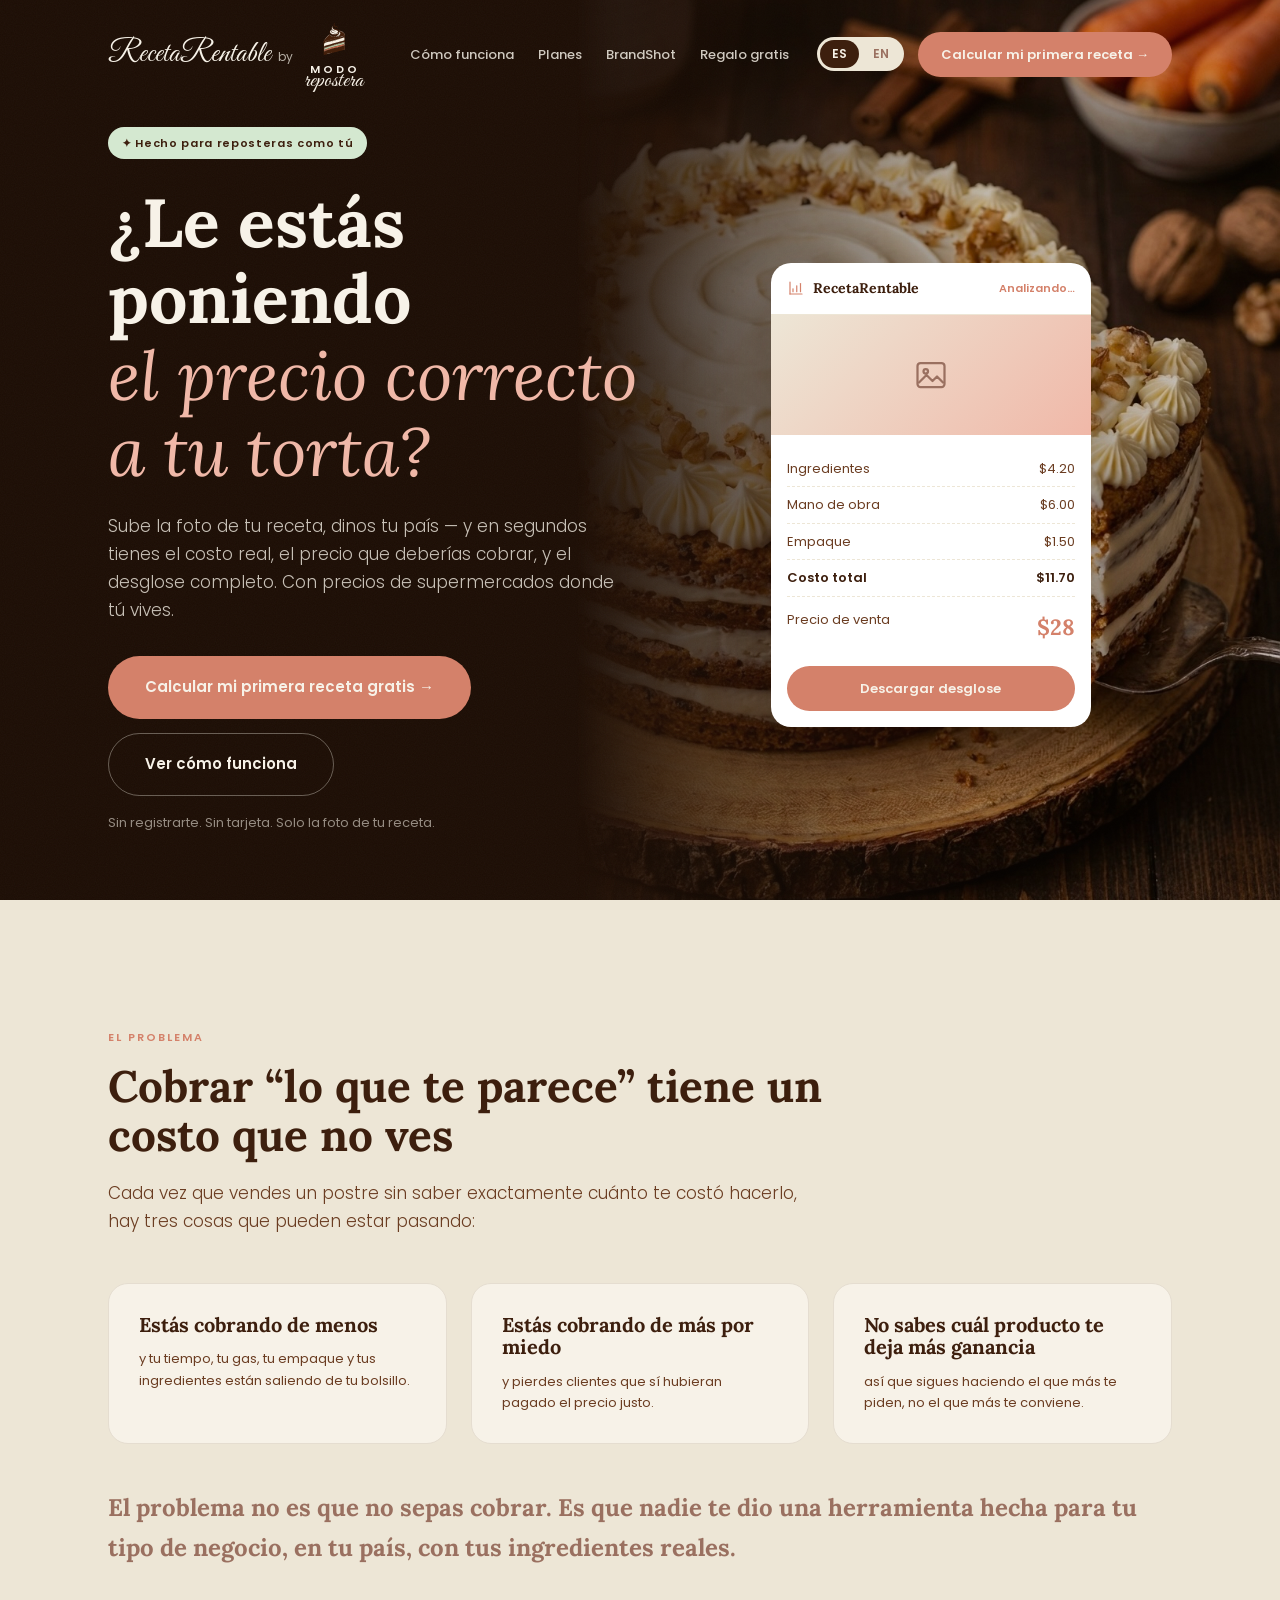
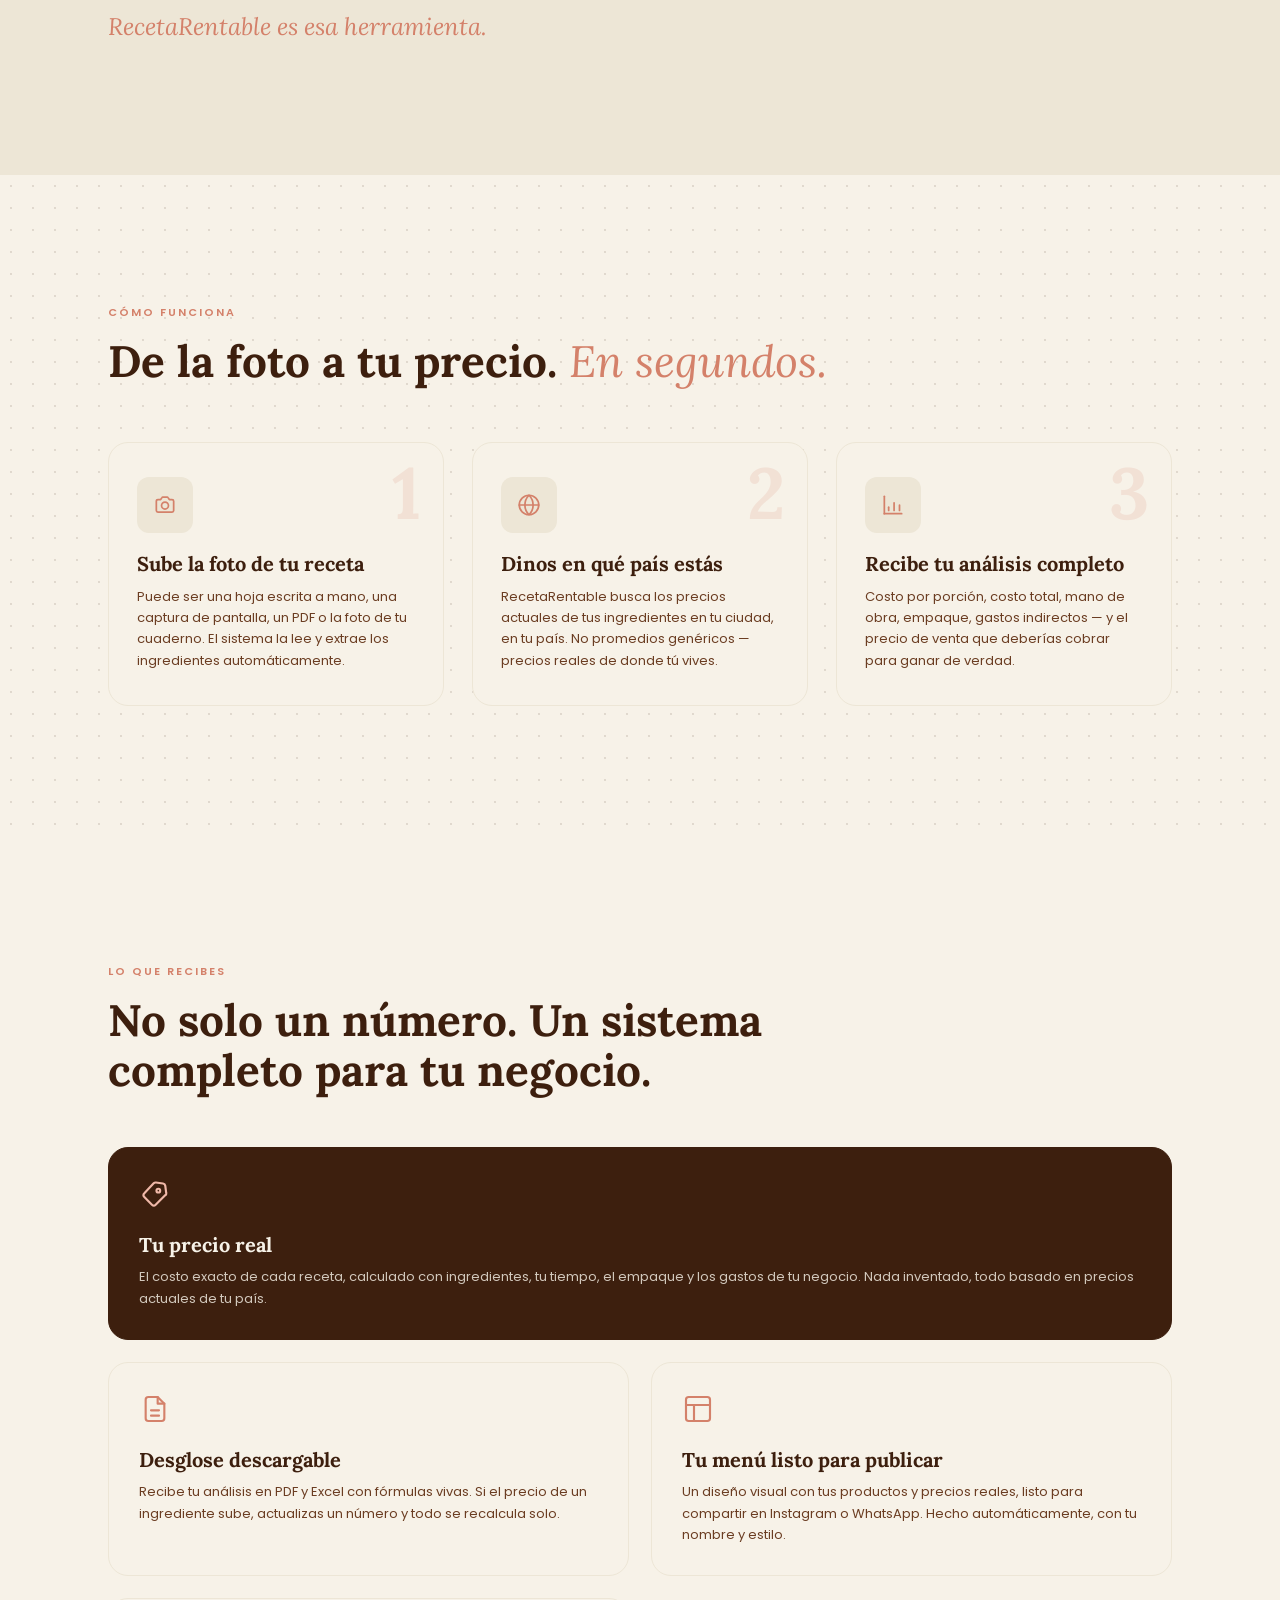
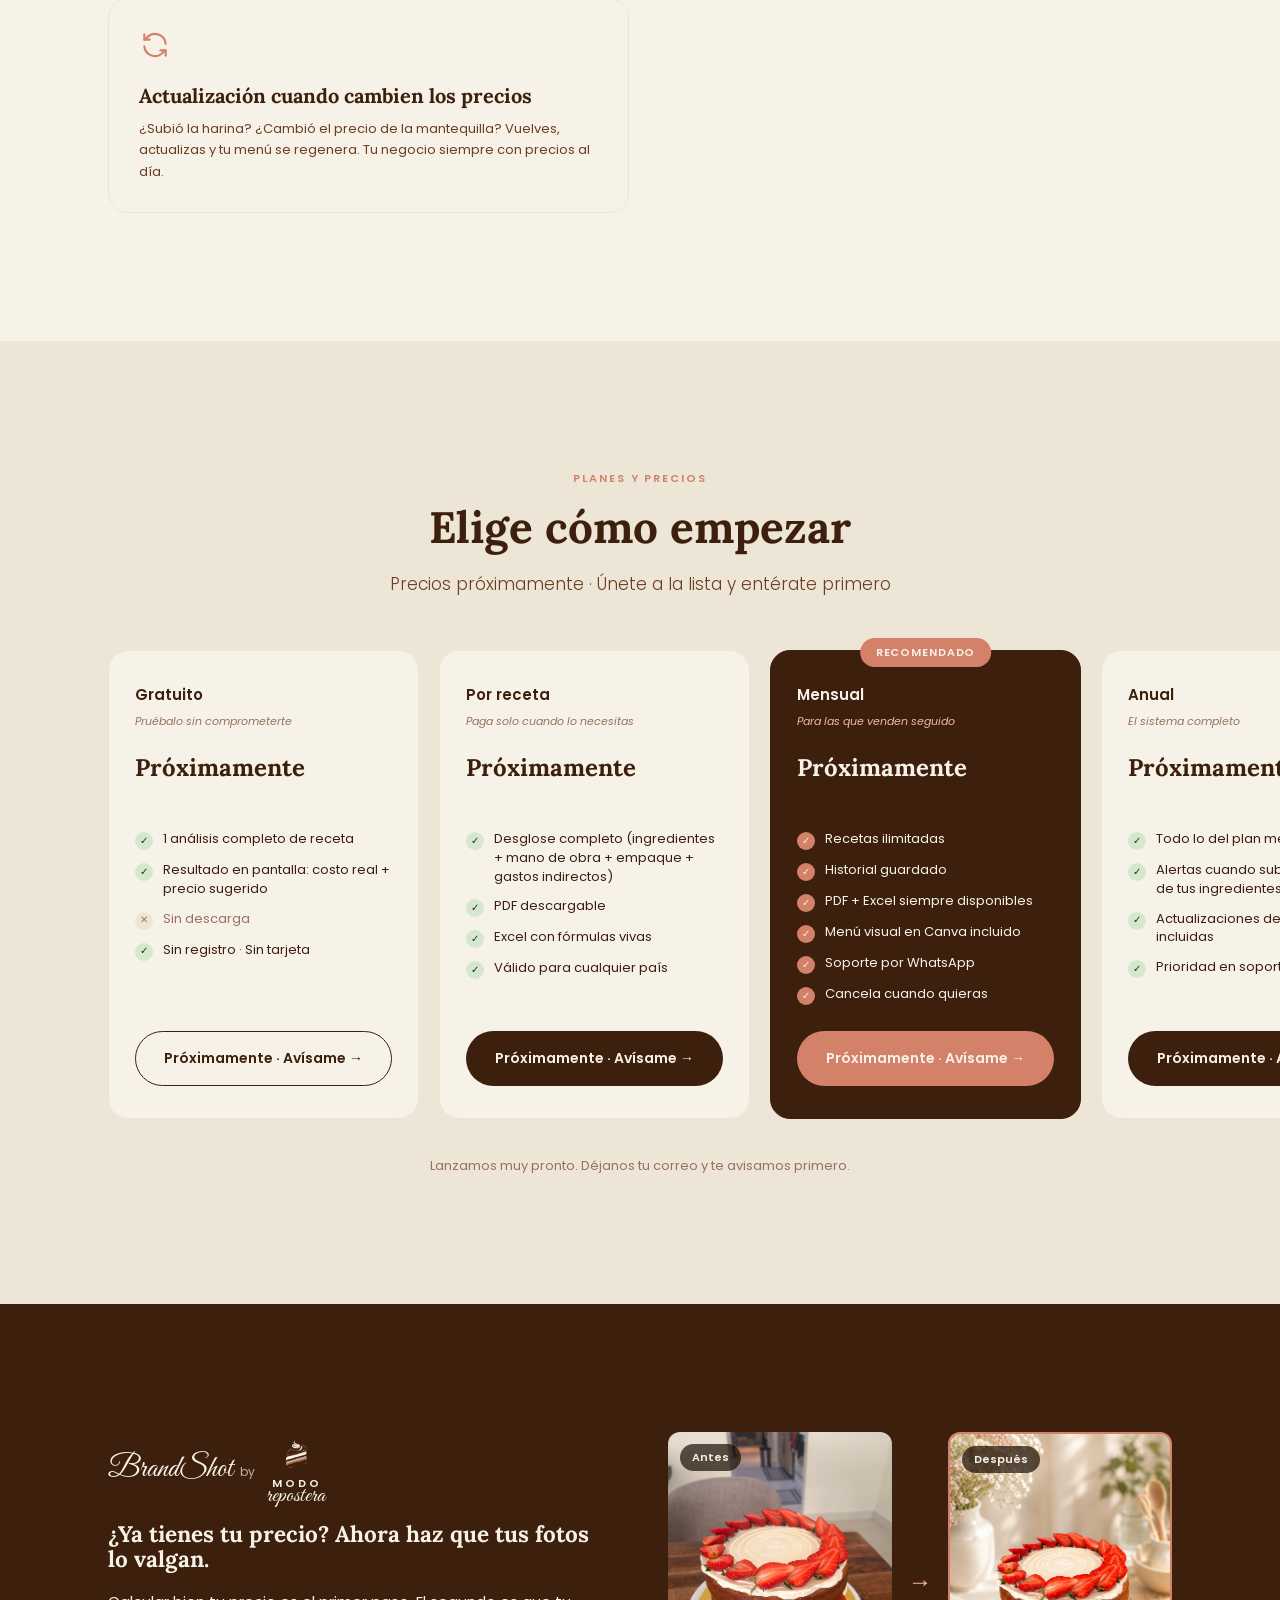
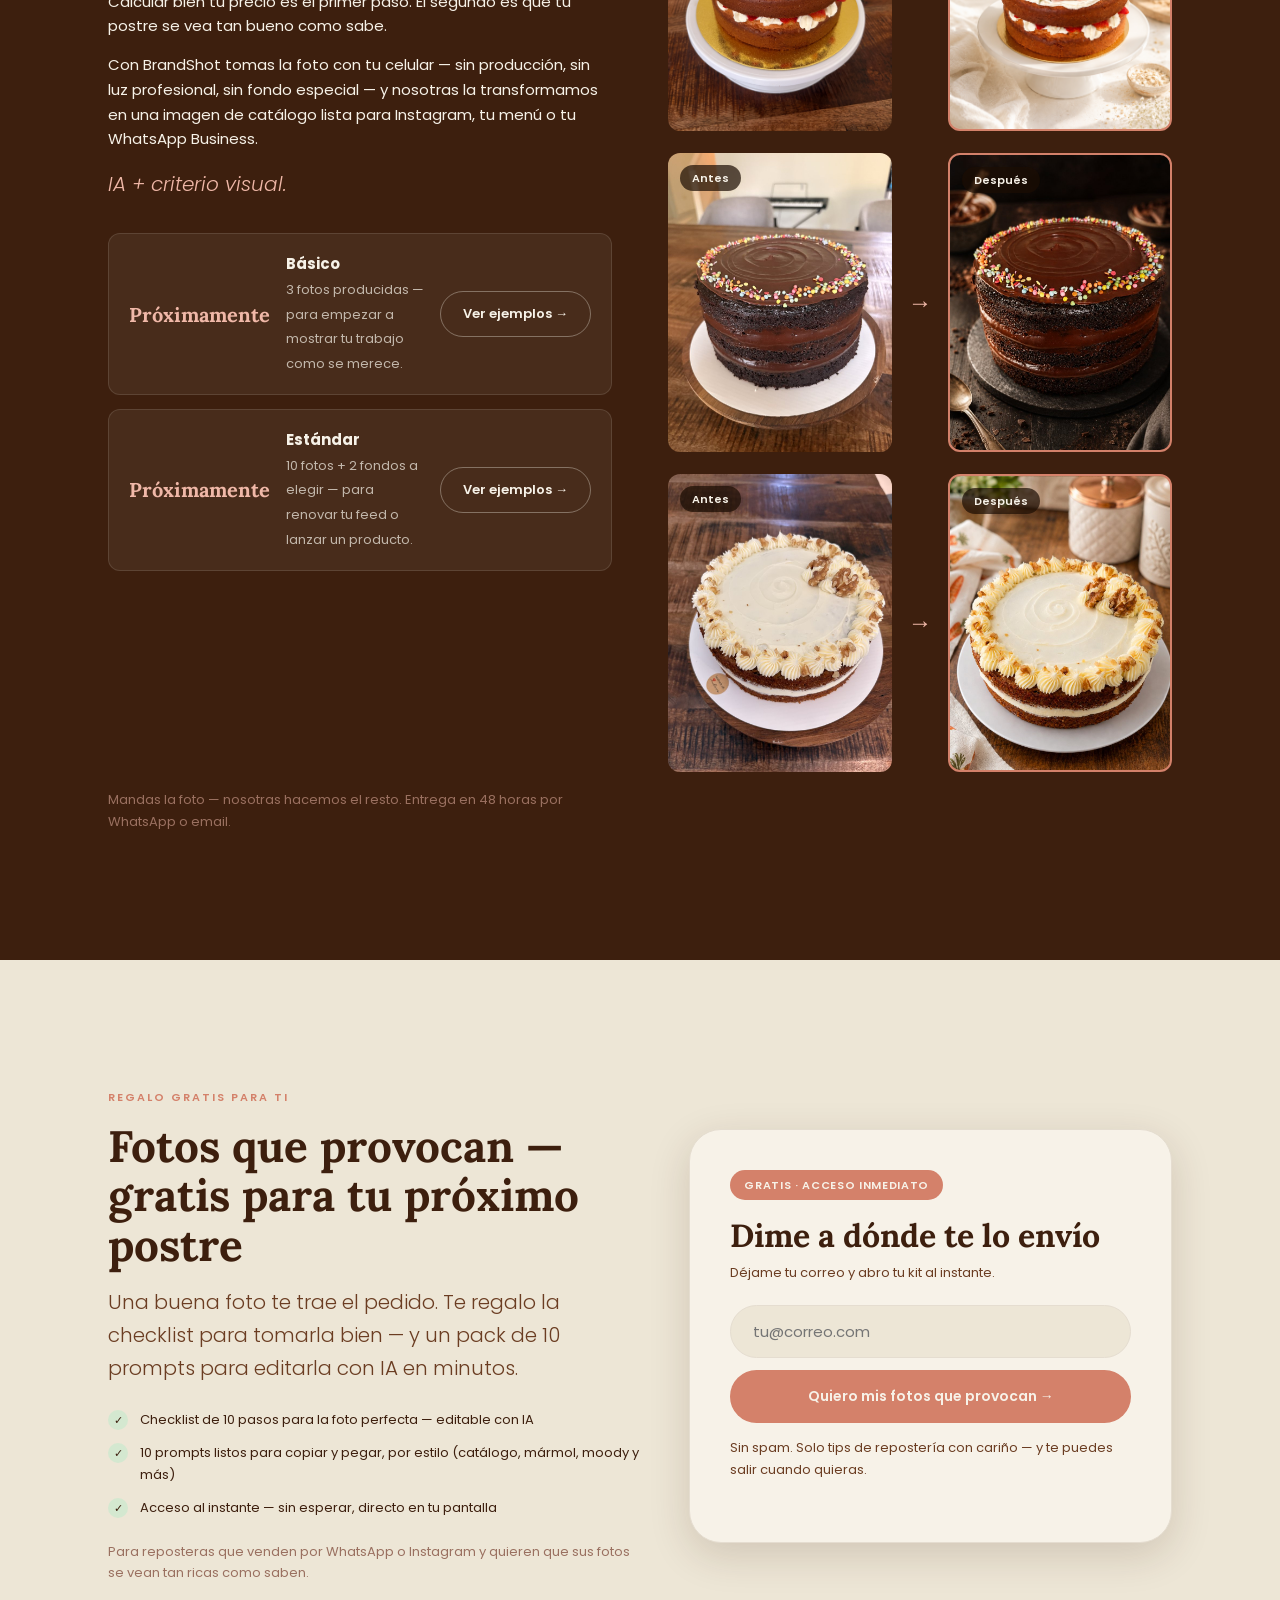
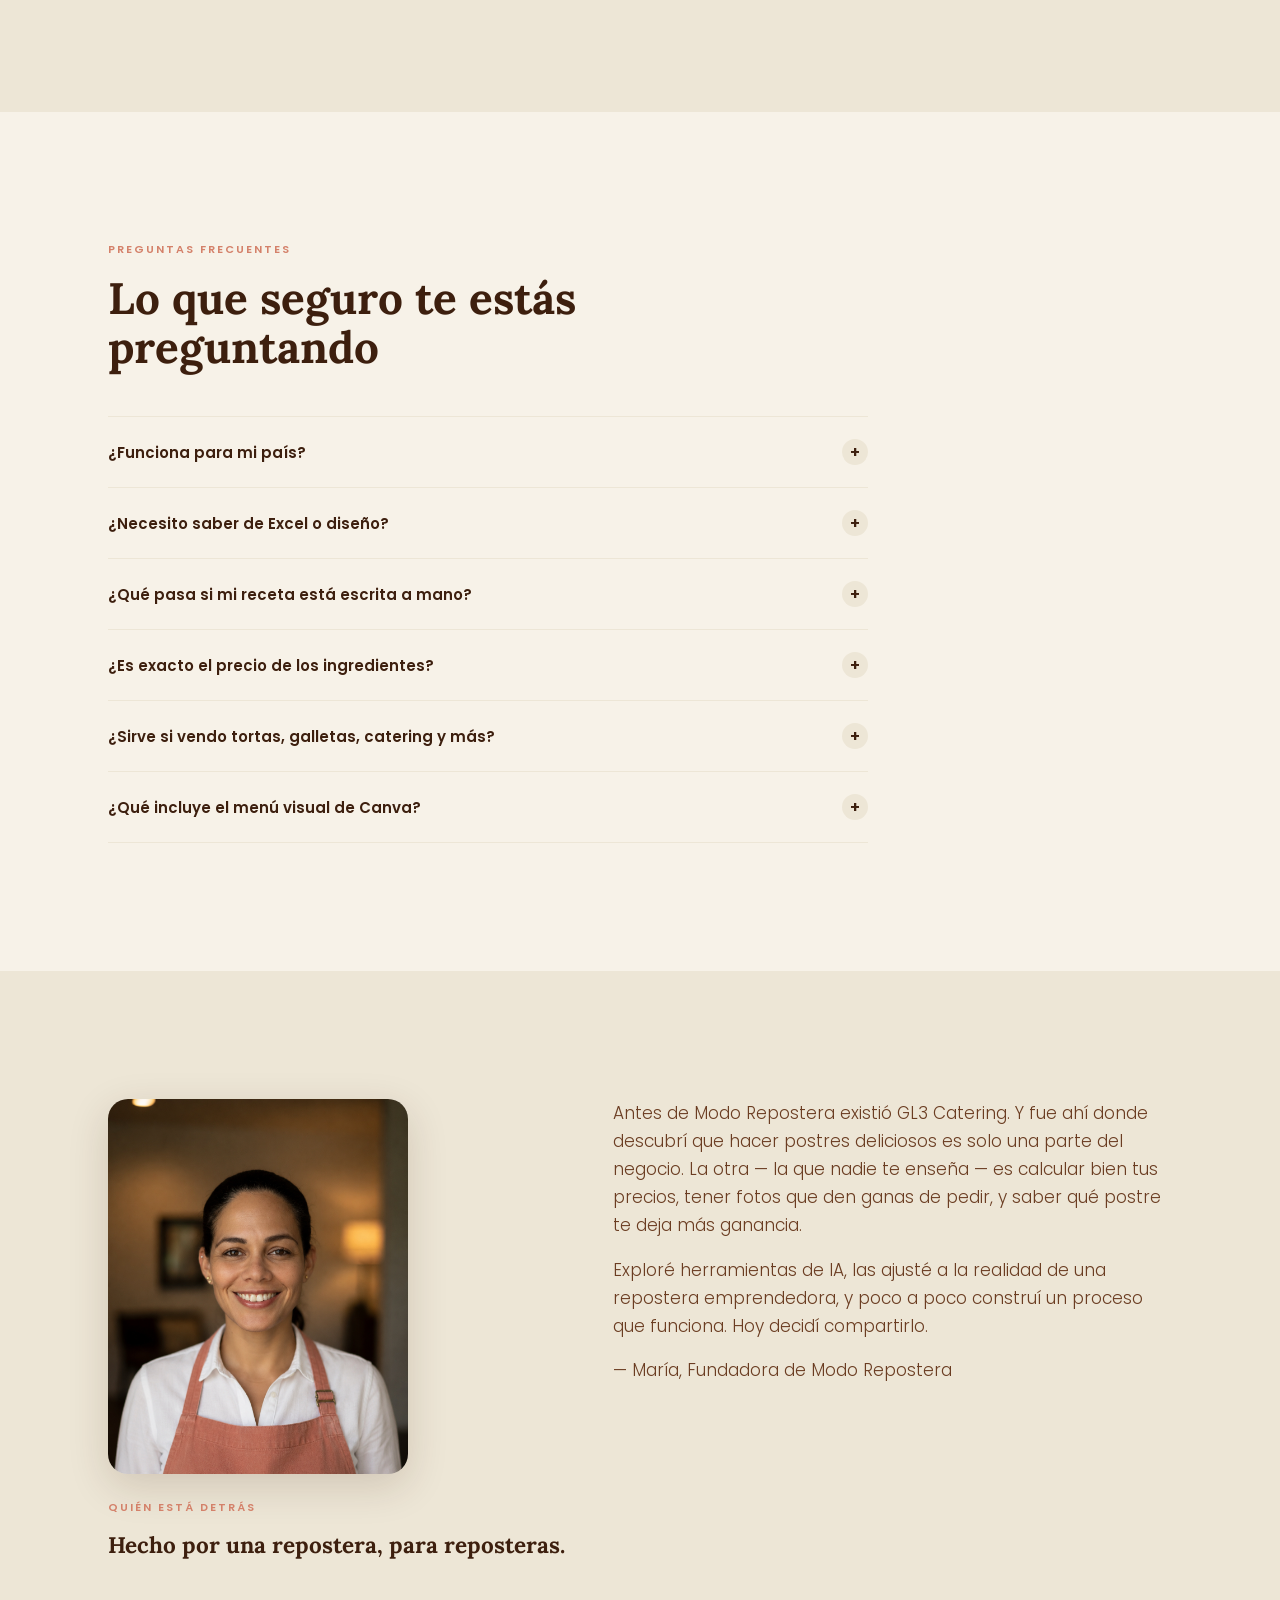
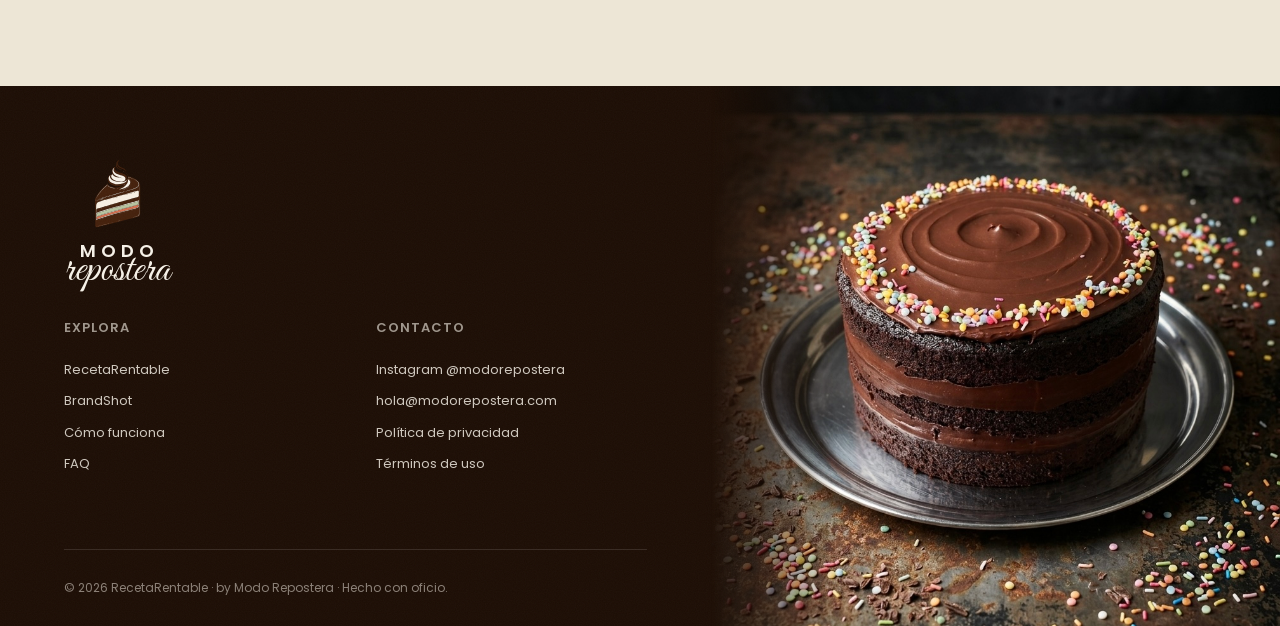
<file: index.html>
<!DOCTYPE html>
<html lang="es">
<head>
  <meta charset="UTF-8" />
  <meta name="viewport" content="width=device-width, initial-scale=1.0" />
  <title>RecetaRentable · ¿Le estás poniendo el precio correcto a tu torta?</title>
  <meta name="description" content="Calcula el precio de venta real de cualquier receta desde una foto, con precios de supermercado de tu país. Por Modo Repostera." />

  <!-- Open Graph / link sharing -->
  <meta property="og:title" content="RecetaRentable · by Modo Repostera" />
  <meta property="og:description" content="Sube la foto de tu receta y descubre en segundos el precio correcto para tu torta — el que de verdad te deja ganancia." />
  <meta property="og:type" content="website" />
  <!-- [PLACEHOLDER] reemplazar con URL absoluta tras deploy -->
  <meta property="og:image" content="assets/photos/hero-cake.jpg" />
  <meta name="twitter:card" content="summary_large_image" />

  <link rel="preconnect" href="https://fonts.googleapis.com" />
  <link rel="preconnect" href="https://fonts.gstatic.com" crossorigin />
  <link href="https://fonts.googleapis.com/css2?family=Lora:ital,wght@0,400;0,600;0,700;1,400;1,600&family=Poppins:wght@300;400;500;600;700&family=Great+Vibes&display=swap" rel="stylesheet" />

  <link rel="stylesheet" href="tokens.css" />
  <link rel="stylesheet" href="styles.css" />
</head>
<body>

  <!-- ===== NAV ===== -->
  <header class="nav">
    <div class="container nav__inner">
      <a class="nav__logo" href="#top" aria-label="RecetaRentable by Modo Repostera">
        <span class="nav__rr">
          <span class="nav__rr-name">RecetaRentable</span>
          <span class="nav__rr-by">by</span>
        </span>
        <span class="brandlock brandlock--nav">
          <img class="brandlock__iso" src="assets/logos/iso-color.svg" alt="Modo Repostera" />
          <span class="brandlock__name">
            <span class="brandlock__modo">MODO</span>
            <span class="brandlock__rep">repostera</span>
          </span>
        </span>
      </a>
      <nav class="nav__links">
        <a href="#how" data-i18n="nav.how">Cómo funciona</a>
        <a href="#plans" data-i18n="nav.plans">Planes</a>
        <a href="#brandshot" data-i18n="nav.brandshot">BrandShot</a>
        <a href="#leadmagnet" data-i18n="nav.gift">Regalo gratis</a>
      </nav>
      <div class="nav__actions">
        <div class="lang-toggle" role="group" aria-label="Language">
          <button data-lang="es" class="active">ES</button>
          <button data-lang="en">EN</button>
        </div>
        <a class="btn btn--primary btn--sm" data-cta="tool" href="#" data-i18n="nav.cta">Calcular mi primera receta →</a>
        <button class="nav__burger" aria-label="Menú"><span></span><span></span><span></span></button>
      </div>
    </div>
  </header>

  <!-- mobile menu -->
  <div class="mobile-menu">
    <a href="#how" data-i18n="nav.how">Cómo funciona</a>
    <a href="#plans" data-i18n="nav.plans">Planes</a>
    <a href="#brandshot" data-i18n="nav.brandshot">BrandShot</a>
    <a href="#leadmagnet" data-i18n="nav.gift">Regalo gratis</a>
    <a href="calculadora.html" data-i18n="nav.cta">Calcular mi primera receta →</a>
  </div>

  <!-- ===== HERO ===== -->
  <section class="hero bg-dark grain" id="top">
    <div class="hero__photo" data-img="hero-cake" aria-hidden="true"></div>
    <div class="container hero__grid">
      <div class="hero__copy">
        <span class="tag fade d0" data-i18n="hero.tag">✦ Hecho para reposteras como tú</span>
        <h1 class="hero__headline fade d1">
          <span data-i18n="hero.h1a">¿Cuánto te costó hacer</span>
          <em data-i18n="hero.h1b">esa torta de verdad?</em>
        </h1>
        <p class="hero__sub fade d2" data-i18n="hero.sub">Sube la foto de tu receta, dinos tu país — y en segundos tienes el costo real, el precio que deberías cobrar, y el desglose completo. Con precios de supermercados donde tú vives.</p>
        <div class="hero__actions fade d3">
          <a class="btn btn--primary btn--lg" data-cta="tool" href="#" data-i18n="hero.cta1">Calcular mi primera receta gratis →</a>
          <a class="btn btn--ghost-light btn--lg" href="#how" data-i18n="hero.cta2">Ver cómo funciona</a>
        </div>
        <p class="hero__microcopy fade d3" data-i18n="hero.micro">Sin registrarte. Sin tarjeta. Solo la foto de tu receta.</p>
      </div>

      <!-- App mockup card -->
      <div class="mockup fade dm" aria-hidden="true">
        <div class="mockup__bar">
          <svg viewBox="0 0 24 24" fill="none" stroke="currentColor" stroke-width="1.6" stroke-linecap="round" stroke-linejoin="round" aria-hidden="true"><path d="M4 20V4"/><path d="M4 20h16"/><path d="M8 17v-4"/><path d="M13 17V9"/><path d="M18 17V6"/></svg>
          <strong data-i18n="mock.title">RecetaRentable</strong>
          <span class="status" data-i18n="mock.status">Analizando…</span>
        </div>
        <div class="mockup__photo"><svg viewBox="0 0 24 24" fill="none" stroke="currentColor" stroke-width="1.5" stroke-linecap="round" stroke-linejoin="round" aria-hidden="true"><rect x="3" y="4" width="18" height="16" rx="2"/><circle cx="8.5" cy="9.5" r="1.5"/><path d="m4 17 5-5 4 4 3-3 4 4"/></svg></div>
        <div class="mockup__rows">
          <div class="mockup__row"><span data-i18n="mock.ingredients">Ingredientes</span><span>$4.20</span></div>
          <div class="mockup__row"><span data-i18n="mock.labor">Mano de obra</span><span>$6.00</span></div>
          <div class="mockup__row"><span data-i18n="mock.packaging">Empaque</span><span>$1.50</span></div>
          <div class="mockup__row total"><span data-i18n="mock.total">Costo total</span><span>$11.70</span></div>
          <div class="mockup__row sell"><span data-i18n="mock.sell">Precio de venta</span><span>$28</span></div>
          <a class="btn btn--primary btn--full btn--sm" data-cta="tool" href="#" data-i18n="mock.download">Descargar desglose</a>
        </div>
      </div>
    </div>
  </section>

  <!-- ===== PROBLEMA ===== -->
  <section class="section bg-cream-dark" id="problem">
    <div class="container">
      <div class="section-head">
        <span class="eyebrow" data-i18n="problem.eyebrow">El problema</span>
        <h2 data-i18n="problem.h2">Cobrar “lo que te parece” tiene un costo que no ves</h2>
        <p data-i18n="problem.intro">Cada vez que vendes un postre sin saber exactamente cuánto te costó hacerlo, hay tres cosas que pueden estar pasando:</p>
      </div>
      <div class="problem__grid">
        <div class="pain reveal">
          <h3 data-i18n="problem.p1t">Estás cobrando de menos</h3>
          <p data-i18n="problem.p1">y tu tiempo, tu gas, tu empaque y tus ingredientes están saliendo de tu bolsillo.</p>
        </div>
        <div class="pain reveal">
          <h3 data-i18n="problem.p2t">Estás cobrando de más por miedo</h3>
          <p data-i18n="problem.p2">y pierdes clientes que sí hubieran pagado el precio justo.</p>
        </div>
        <div class="pain reveal">
          <h3 data-i18n="problem.p3t">No sabes cuál producto te deja más ganancia</h3>
          <p data-i18n="problem.p3">así que sigues haciendo el que más te piden, no el que más te conviene.</p>
        </div>
      </div>
      <p class="problem__close reveal">
        <span class="muted" data-i18n="problem.bridge1">El problema no es que no sepas cobrar. Es que nadie te dio una herramienta hecha para tu tipo de negocio, en tu país, con tus ingredientes reales.</span><br><br>
        <span class="italic-accent" data-i18n="problem.bridge2">RecetaRentable es esa herramienta.</span>
      </p>
    </div>
  </section>

  <!-- ===== CÓMO FUNCIONA ===== -->
  <section class="section dot-grid" id="how">
    <div class="container">
      <div class="section-head">
        <span class="eyebrow" data-i18n="how.eyebrow">Cómo funciona</span>
        <h2><span data-i18n="how.h2a">De la foto a tu precio.</span> <em class="italic-accent" data-i18n="how.h2b">En segundos.</em></h2>
      </div>
      <div class="steps">
        <div class="step reveal">
          <span class="step__num">1</span>
          <div class="step__icon"><svg viewBox="0 0 24 24" fill="none" stroke="currentColor" stroke-width="1.6" stroke-linecap="round" stroke-linejoin="round" aria-hidden="true"><path d="M4 8.5A1.5 1.5 0 0 1 5.5 7H8l1.2-1.8A1 1 0 0 1 10 4.7h4a1 1 0 0 1 .8.5L16 7h2.5A1.5 1.5 0 0 1 20 8.5V17a1.5 1.5 0 0 1-1.5 1.5h-13A1.5 1.5 0 0 1 4 17z"/><circle cx="12" cy="12.5" r="3.2"/></svg></div>
          <h3 data-i18n="how.s1t">Sube la foto de tu receta</h3>
          <p data-i18n="how.s1">Puede ser una hoja escrita a mano, una captura de pantalla, un PDF o la foto de tu cuaderno. El sistema la lee y extrae los ingredientes automáticamente.</p>
        </div>
        <div class="step reveal">
          <span class="step__num">2</span>
          <div class="step__icon"><svg viewBox="0 0 24 24" fill="none" stroke="currentColor" stroke-width="1.6" stroke-linecap="round" stroke-linejoin="round" aria-hidden="true"><circle cx="12" cy="12" r="9"/><path d="M3 12h18"/><path d="M12 3c2.5 2.5 3.8 5.7 3.8 9s-1.3 6.5-3.8 9c-2.5-2.5-3.8-5.7-3.8-9S9.5 5.5 12 3z"/></svg></div>
          <h3 data-i18n="how.s2t">Dinos en qué país estás</h3>
          <p data-i18n="how.s2">RecetaRentable busca los precios actuales de tus ingredientes en tu ciudad, en tu país. No promedios genéricos — precios reales de donde tú vives.</p>
        </div>
        <div class="step reveal">
          <span class="step__num">3</span>
          <div class="step__icon"><svg viewBox="0 0 24 24" fill="none" stroke="currentColor" stroke-width="1.6" stroke-linecap="round" stroke-linejoin="round" aria-hidden="true"><path d="M4 20V4"/><path d="M4 20h16"/><path d="M8 17v-3"/><path d="M13 17v-7"/><path d="M18 17v-5"/></svg></div>
          <h3 data-i18n="how.s3t">Recibe tu análisis completo</h3>
          <p data-i18n="how.s3">Costo por porción, costo total, mano de obra, empaque, gastos indirectos — y el precio de venta que deberías cobrar para ganar de verdad.</p>
        </div>
      </div>
    </div>
  </section>

  <!-- ===== LO QUE RECIBES ===== -->
  <section class="section bg-cream" id="deliverables">
    <div class="container">
      <div class="section-head">
        <span class="eyebrow" data-i18n="del.eyebrow">Lo que recibes</span>
        <h2 data-i18n="del.h2">No solo un número. Un sistema completo para tu negocio.</h2>
      </div>
      <div class="deliverables">
        <div class="deliverable deliverable--featured reveal">
          <div class="deliverable__icon"><svg viewBox="0 0 24 24" fill="none" stroke="currentColor" stroke-width="1.6" stroke-linecap="round" stroke-linejoin="round" aria-hidden="true"><path d="M20 12.5 12.5 20a2 2 0 0 1-2.8 0l-5.7-5.7a2 2 0 0 1 0-2.8L11 4a2 2 0 0 1 1.7-.6l5.3.7a2 2 0 0 1 1.7 1.7l.7 5.3a2 2 0 0 1-.4 1.7z"/><circle cx="14.5" cy="9.5" r="1.4"/></svg></div>
          <h3 data-i18n="del.d1t">Tu precio real</h3>
          <p data-i18n="del.d1">El costo exacto de cada receta, calculado con ingredientes, tu tiempo, el empaque y los gastos de tu negocio. Nada inventado, todo basado en precios actuales de tu país.</p>
        </div>
        <div class="deliverable reveal">
          <div class="deliverable__icon"><svg viewBox="0 0 24 24" fill="none" stroke="currentColor" stroke-width="1.6" stroke-linecap="round" stroke-linejoin="round" aria-hidden="true"><path d="M14 3H7a2 2 0 0 0-2 2v14a2 2 0 0 0 2 2h10a2 2 0 0 0 2-2V8z"/><path d="M14 3v5h5"/><path d="M9 13h6M9 17h6"/></svg></div>
          <h3 data-i18n="del.d2t">Desglose descargable</h3>
          <p data-i18n="del.d2">Recibe tu análisis en PDF y Excel con fórmulas vivas. Si el precio de un ingrediente sube, actualizas un número y todo se recalcula solo.</p>
        </div>
        <div class="deliverable reveal">
          <div class="deliverable__icon"><svg viewBox="0 0 24 24" fill="none" stroke="currentColor" stroke-width="1.6" stroke-linecap="round" stroke-linejoin="round" aria-hidden="true"><rect x="3" y="3" width="18" height="18" rx="2"/><path d="M3 9h18"/><path d="M9 9v12"/></svg></div>
          <h3 data-i18n="del.d3t">Tu menú listo para publicar</h3>
          <p data-i18n="del.d3">Un diseño visual con tus productos y precios reales, listo para compartir en Instagram o WhatsApp. Hecho automáticamente, con tu nombre y estilo.</p>
        </div>
        <div class="deliverable reveal">
          <div class="deliverable__icon"><svg viewBox="0 0 24 24" fill="none" stroke="currentColor" stroke-width="1.6" stroke-linecap="round" stroke-linejoin="round" aria-hidden="true"><path d="M20 11a8 8 0 0 0-14-4.5L4 8"/><path d="M4 4v4h4"/><path d="M4 13a8 8 0 0 0 14 4.5L20 16"/><path d="M20 20v-4h-4"/></svg></div>
          <h3 data-i18n="del.d4t">Actualización cuando cambien los precios</h3>
          <p data-i18n="del.d4">¿Subió la harina? ¿Cambió el precio de la mantequilla? Vuelves, actualizas y tu menú se regenera. Tu negocio siempre con precios al día.</p>
        </div>
      </div>
    </div>
  </section>

  <!-- ===== PLANES ===== -->
  <section class="section bg-cream-dark" id="plans">
    <div class="container">
      <div class="section-head center">
        <span class="eyebrow" data-i18n="plans.eyebrow">Planes y precios</span>
        <h2 data-i18n="plans.h2">Elige cómo empezar</h2>
        <p data-i18n="plans.sub">Precios próximamente · Únete a la lista y entérate primero</p>
      </div>
      <div class="pricing__grid">

        <!-- Gratuito -->
        <div class="plan reveal">
          <div class="plan__name" data-i18n="plans.freeName">Gratuito</div>
          <div class="plan__tagline" data-i18n="plans.freeTag">Pruébalo sin comprometerte</div>
          <div class="plan__price plan__price--soon" data-i18n="plans.soon">Próximamente</div>
          <div class="plan__note"></div>
          <ul>
            <li><span class="ic yes">✓</span><span data-i18n="plans.freeF1">1 análisis completo de receta</span></li>
            <li><span class="ic yes">✓</span><span data-i18n="plans.freeF2">Resultado en pantalla: costo real + precio sugerido</span></li>
            <li class="off"><span class="ic no">✕</span><span data-i18n="plans.freeF3">Sin descarga</span></li>
            <li><span class="ic yes">✓</span><span data-i18n="plans.freeF4">Sin registro · Sin tarjeta</span></li>
          </ul>
          <a class="btn btn--ghost btn--full btn--md" data-cta="tool" href="#" data-i18n="plans.freeCta">Próximamente · Avísame →</a>
        </div>

        <!-- Por receta -->
        <div class="plan reveal">
          <div class="plan__name" data-i18n="plans.perName">Por receta</div>
          <div class="plan__tagline" data-i18n="plans.perTag">Paga solo cuando lo necesitas</div>
          <div class="plan__price plan__price--soon" data-i18n="plans.soon">Próximamente</div>
          <div class="plan__note"></div>
          <ul>
            <li><span class="ic yes">✓</span><span data-i18n="plans.perF1">Desglose completo (ingredientes + mano de obra + empaque + gastos indirectos)</span></li>
            <li><span class="ic yes">✓</span><span data-i18n="plans.perF2">PDF descargable</span></li>
            <li><span class="ic yes">✓</span><span data-i18n="plans.perF3">Excel con fórmulas vivas</span></li>
            <li><span class="ic yes">✓</span><span data-i18n="plans.perF4">Válido para cualquier país</span></li>
          </ul>
          <a class="btn btn--dark btn--full btn--md" data-cta="plan" href="#" data-i18n="plans.perCta">Próximamente · Avísame →</a>
        </div>

        <!-- Mensual (featured) -->
        <div class="plan plan--featured reveal">
          <span class="plan__badge" data-i18n="plans.monthBadge">Recomendado</span>
          <div class="plan__name" data-i18n="plans.monthName">Mensual</div>
          <div class="plan__tagline" data-i18n="plans.monthTag">Para las que venden seguido</div>
          <div class="plan__price plan__price--soon" data-i18n="plans.soon">Próximamente</div>
          <div class="plan__note"></div>
          <ul>
            <li><span class="ic yes">✓</span><span data-i18n="plans.monthF1">Recetas ilimitadas</span></li>
            <li><span class="ic yes">✓</span><span data-i18n="plans.monthF2">Historial guardado</span></li>
            <li><span class="ic yes">✓</span><span data-i18n="plans.monthF3">PDF + Excel siempre disponibles</span></li>
            <li><span class="ic yes">✓</span><span data-i18n="plans.monthF4">Menú visual en Canva incluido</span></li>
            <li><span class="ic yes">✓</span><span data-i18n="plans.monthF5">Soporte por WhatsApp</span></li>
            <li><span class="ic yes">✓</span><span data-i18n="plans.monthF6">Cancela cuando quieras</span></li>
          </ul>
          <a class="btn btn--primary btn--full btn--md" data-cta="plan" href="#" data-i18n="plans.monthCta">Próximamente · Avísame →</a>
        </div>

        <!-- Anual -->
        <div class="plan reveal">
          <div class="plan__name" data-i18n="plans.yearName">Anual</div>
          <div class="plan__tagline" data-i18n="plans.yearTag">El sistema completo</div>
          <div class="plan__price plan__price--soon" data-i18n="plans.soon">Próximamente</div>
          <div class="plan__note"></div>
          <ul>
            <li><span class="ic yes">✓</span><span data-i18n="plans.yearF1">Todo lo del plan mensual</span></li>
            <li><span class="ic yes">✓</span><span data-i18n="plans.yearF2">Alertas cuando suban los precios de tus ingredientes</span></li>
            <li><span class="ic yes">✓</span><span data-i18n="plans.yearF3">Actualizaciones de producto incluidas</span></li>
            <li><span class="ic yes">✓</span><span data-i18n="plans.yearF4">Prioridad en soporte</span></li>
          </ul>
          <a class="btn btn--dark btn--full btn--md" data-cta="plan" href="#" data-i18n="plans.yearCta">Próximamente · Avísame →</a>
        </div>
      </div>
      <p class="pricing__micro micro" data-i18n="plans.guarantee">Lanzamos muy pronto. Déjanos tu correo y te avisamos primero.</p>
    </div>
  </section>

  <!-- ===== BRANDSHOT ===== -->
  <section class="section bg-chocolate" id="brandshot">
    <div class="container brandshot__inner">
      <div>
        <div class="brand-lockup">
          <span class="nav__rr">
            <span class="nav__rr-name">BrandShot</span>
            <span class="nav__rr-by">by</span>
          </span>
          <span class="brandlock brandlock--nav">
            <img class="brandlock__iso" src="assets/logos/iso-color.svg" alt="Modo Repostera" />
            <span class="brandlock__name">
              <span class="brandlock__modo">MODO</span>
              <span class="brandlock__rep">repostera</span>
            </span>
          </span>
        </div>
        <h2 data-i18n="bs.h2">¿Ya tienes tu precio? Ahora haz que tus fotos lo valgan.</h2>
        <p class="section-head" data-i18n="bs.p1" style="margin:18px 0 0;max-width:none;">Calcular bien tu precio es el primer paso. El segundo es que tu postre se vea tan bueno como sabe.</p>
        <p class="section-head" data-i18n="bs.p2" style="margin:14px 0 0;max-width:none;">Con BrandShot tomas la foto con tu celular — sin producción, sin luz profesional, sin fondo especial — y nosotras la transformamos en una imagen de catálogo lista para Instagram, tu menú o tu WhatsApp Business.</p>
        <p class="lead italic-accent" data-i18n="bs.p3" style="margin-top:16px;">IA + criterio visual.</p>

        <div class="packages">
          <div class="package reveal">
            <span class="package__price" data-i18n="plans.soon">Próximamente</span>
            <div class="package__body"><strong data-i18n="bs.pk1n">Básico</strong><span data-i18n="bs.pk1d">3 fotos producidas — para empezar a mostrar tu trabajo como se merece.</span></div>
            <a class="btn btn--ghost-light btn--sm" data-cta="plan" href="#" data-i18n="bs.pkCta">Ver ejemplos →</a>
          </div>
          <div class="package reveal">
            <span class="package__price" data-i18n="plans.soon">Próximamente</span>
            <div class="package__body"><strong data-i18n="bs.pk2n">Estándar</strong><span data-i18n="bs.pk2d">10 fotos + 2 fondos a elegir — para renovar tu feed o lanzar un producto.</span></div>
            <a class="btn btn--ghost-light btn--sm" data-cta="plan" href="#" data-i18n="bs.pkCta">Ver ejemplos →</a>
          </div>
          <div class="package reveal">
            <span class="package__price" data-i18n="plans.soon">Próximamente</span>
            <div class="package__body"><strong data-i18n="bs.pk3n">Premium</strong><span data-i18n="bs.pk3d">10 fotos + reel de producto + video corto — cuando quieres lanzar con todo.</span></div>
            <a class="btn btn--soft btn--sm" data-cta="plan" href="#" data-i18n="bs.pkCta">Ver ejemplos →</a>
          </div>
        </div>
        <p class="micro" style="margin-top:18px;" data-i18n="bs.micro">Mandas la foto — nosotras hacemos el resto. Entrega en 48 horas por WhatsApp o email.</p>
      </div>

      <div class="ba-stack reveal">
        <div class="beforeafter">
          <div class="ba ba--before ba--fresa-before"><span class="ba__label" data-i18n="bs.beforeLabel">Antes</span></div>
          <span class="ba__arrow">→</span>
          <div class="ba ba--after ba--fresa-after"><span class="ba__label" data-i18n="bs.afterLabel">Después</span></div>
        </div>
        <div class="beforeafter">
          <div class="ba ba--before ba--choco-before"><span class="ba__label" data-i18n="bs.beforeLabel">Antes</span></div>
          <span class="ba__arrow">→</span>
          <div class="ba ba--after ba--choco-after"><span class="ba__label" data-i18n="bs.afterLabel">Después</span></div>
        </div>
        <div class="beforeafter">
          <div class="ba ba--before ba--zanahoria-before"><span class="ba__label" data-i18n="bs.beforeLabel">Antes</span></div>
          <span class="ba__arrow">→</span>
          <div class="ba ba--after ba--zanahoria-after"><span class="ba__label" data-i18n="bs.afterLabel">Después</span></div>
        </div>
      </div>
    </div>
  </section>

  <!-- ===== LEAD MAGNET — Fotos que provocan ===== -->
  <section class="section bg-cream-dark" id="leadmagnet">
    <div class="container leadmagnet">
      <div class="leadmagnet__copy">
        <span class="eyebrow" data-i18n="lm.eyebrow">Regalo gratis para ti</span>
        <h2 data-i18n="lm.h2">Fotos que provocan — gratis para tu próximo postre</h2>
        <p class="lead" data-i18n="lm.sub">Una buena foto te trae el pedido. Te regalo la checklist para tomarla bien — y un pack de 10 prompts para editarla con IA en minutos.</p>
        <ul class="leadmagnet__list">
          <li><span class="ic">✓</span><span data-i18n="lm.b1">Checklist de 10 pasos para la foto perfecta — editable con IA</span></li>
          <li><span class="ic">✓</span><span data-i18n="lm.b2">10 prompts listos para copiar y pegar, por estilo (catálogo, mármol, moody y más)</span></li>
          <li><span class="ic">✓</span><span data-i18n="lm.b3">Acceso al instante — sin esperar, directo en tu pantalla</span></li>
        </ul>
        <p class="micro" data-i18n="lm.who">Para reposteras que venden por WhatsApp o Instagram y quieren que sus fotos se vean tan ricas como saben.</p>
      </div>

      <div class="leadmagnet__card">
        <span class="leadmagnet__badge" data-i18n="lm.badge">Gratis · Acceso inmediato</span>
        <h3 data-i18n="lm.formTitle">Dime a dónde te lo envío</h3>
        <p data-i18n="lm.formSub">Déjame tu correo y abro tu kit al instante.</p>
        <!-- Kit (ConvertKit) form 9589563. El form dispara la suscripción y
             redirige al entregable (data-redirect) vía main.js. -->
        <form id="lm-form" class="form lm-form"
              action="https://app.kit.com/forms/9589563/subscriptions"
              method="POST" target="_blank"
              data-redirect="fotos-que-provocan.html">
          <input type="email" name="email_address" required data-i18n-ph="lm.placeholder" placeholder="tu@correo.com" aria-label="Email" />
          <button type="submit" class="btn btn--primary btn--md btn--full" data-i18n="lm.btn">Quiero mis fotos que provocan →</button>
        </form>
        <p class="form-note" data-i18n="lm.note">Sin spam. Solo tips de repostería con cariño — y te puedes salir cuando quieras.</p>
      </div>
    </div>
  </section>

  <!-- ===== FAQ ===== -->
  <section class="section bg-cream" id="faq">
    <div class="container">
      <div class="section-head">
        <span class="eyebrow" data-i18n="faq.eyebrow">Preguntas frecuentes</span>
        <h2 data-i18n="faq.h2">Lo que seguro te estás preguntando</h2>
      </div>
      <div class="faq">
        <div class="faq__item">
          <button class="faq__q" aria-expanded="false"><span data-i18n="faq.q1">¿Funciona para mi país?</span><span class="faq__icon">+</span></button>
          <div class="faq__a"><p data-i18n="faq.a1">Sí. RecetaRentable busca precios en supermercados locales de más de 15 países de América Latina, España y Estados Unidos. Si tu país no aparece, puedes ingresar los precios manualmente y el sistema hace el resto.</p></div>
        </div>
        <div class="faq__item">
          <button class="faq__q" aria-expanded="false"><span data-i18n="faq.q2">¿Necesito saber de Excel o diseño?</span><span class="faq__icon">+</span></button>
          <div class="faq__a"><p data-i18n="faq.a2">No. Solo subes la foto, confirmas los ingredientes que el sistema leyó, y recibes todo listo. El Excel tiene fórmulas ya integradas — no necesitas tocar nada.</p></div>
        </div>
        <div class="faq__item">
          <button class="faq__q" aria-expanded="false"><span data-i18n="faq.q3">¿Qué pasa si mi receta está escrita a mano?</span><span class="faq__icon">+</span></button>
          <div class="faq__a"><p data-i18n="faq.a3">El sistema lee texto manuscrito. Si algo no queda claro, te lo pregunta antes de calcular. Nunca asume — siempre confirma.</p></div>
        </div>
        <div class="faq__item">
          <button class="faq__q" aria-expanded="false"><span data-i18n="faq.q4">¿Es exacto el precio de los ingredientes?</span><span class="faq__icon">+</span></button>
          <div class="faq__a"><p data-i18n="faq.a4">Buscamos precios en tiendas reales de tu país. Son precios referenciales actualizados — te los mostramos antes de calcular para que puedas corregir si tienes un precio diferente en tu tienda habitual.</p></div>
        </div>
        <div class="faq__item">
          <button class="faq__q" aria-expanded="false"><span data-i18n="faq.q5">¿Sirve si vendo tortas, galletas, catering y más?</span><span class="faq__icon">+</span></button>
          <div class="faq__a"><p data-i18n="faq.a5">Sí. Puedes cargar todas las recetas de tu negocio, con distintos márgenes por producto si lo necesitas.</p></div>
        </div>
        <div class="faq__item">
          <button class="faq__q" aria-expanded="false"><span data-i18n="faq.q6">¿Qué incluye el menú visual de Canva?</span><span class="faq__icon">+</span></button>
          <div class="faq__a"><p data-i18n="faq.a6">Un diseño con el nombre de tu negocio, tus productos y sus precios de venta, listo para publicar. No es una plantilla genérica — se genera con tus datos reales y puedes editarlo después.</p></div>
        </div>
      </div>
    </div>
  </section>

  <!-- ===== ORIGEN ===== -->
  <section class="section bg-cream-dark" id="origin">
    <div class="container origin">
      <div>
        <div class="origin__photo"><img src="assets/photos/MMGL.PNG" alt="María, fundadora de Modo Repostera" /></div>
        <span class="eyebrow" data-i18n="origin.eyebrow">Quién está detrás</span>
        <h2 data-i18n="origin.h2">Hecho por una repostera, para reposteras.</h2>
      </div>
      <div class="origin__story">
        <p data-i18n="origin.p1">Antes de Modo Repostera existió GL3 Catering. Y fue ahí donde descubrí que hacer postres deliciosos es solo una parte del negocio. La otra — la que nadie te enseña — es calcular bien tus precios, tener fotos que den ganas de pedir, y saber qué postre te deja más ganancia.</p>
        <p data-i18n="origin.p2">Exploré herramientas de IA, las ajusté a la realidad de una repostera emprendedora, y poco a poco construí un proceso que funciona. Hoy decidí compartirlo.</p>
        <p class="origin__sign" data-i18n="origin.sign">— María, Fundadora de Modo Repostera</p>
      </div>
    </div>
  </section>

  <!-- ===== FOOTER (hereda el diseño del antiguo CTA final: oscuro + foto torta a la derecha) ===== -->
  <footer class="footer bg-dark grain">
    <div class="footer__main">
      <div class="footer__grid">
        <div class="footer__brand">
          <span class="brandlock brandlock--footer">
            <img class="brandlock__iso" src="assets/logos/iso-color.svg" alt="Modo Repostera" />
            <span class="brandlock__name">
              <span class="brandlock__modo">MODO</span>
              <span class="brandlock__rep">repostera</span>
            </span>
          </span>
        </div>
        <div>
          <h4 data-i18n="footer.explore">Explora</h4>
          <a href="#top" data-i18n="footer.l1">RecetaRentable</a>
          <a href="#brandshot" data-i18n="footer.l2">BrandShot</a>
          <a href="#how" data-i18n="footer.l3">Cómo funciona</a>
          <a href="#faq" data-i18n="footer.l4">FAQ</a>
        </div>
        <div>
          <h4 data-i18n="footer.contact">Contacto</h4>
          <a href="https://instagram.com/modorepostera" target="_blank" rel="noopener">Instagram @modorepostera</a>
          <a href="mailto:hola@modorepostera.com">hola@modorepostera.com</a>
          <a href="#" data-i18n="footer.privacy">Política de privacidad</a>
          <a href="#" data-i18n="footer.terms">Términos de uso</a>
        </div>
      </div>
      <div class="footer__bottom">
        <span data-i18n="footer.copy">© 2026 RecetaRentable · by Modo Repostera · Hecho con oficio.</span>
      </div>
    </div>
    <div class="final__photo" aria-hidden="true"></div>
  </footer>

  <script src="i18n.js"></script>
  <script src="main.js"></script>
</body>
</html>
</file>
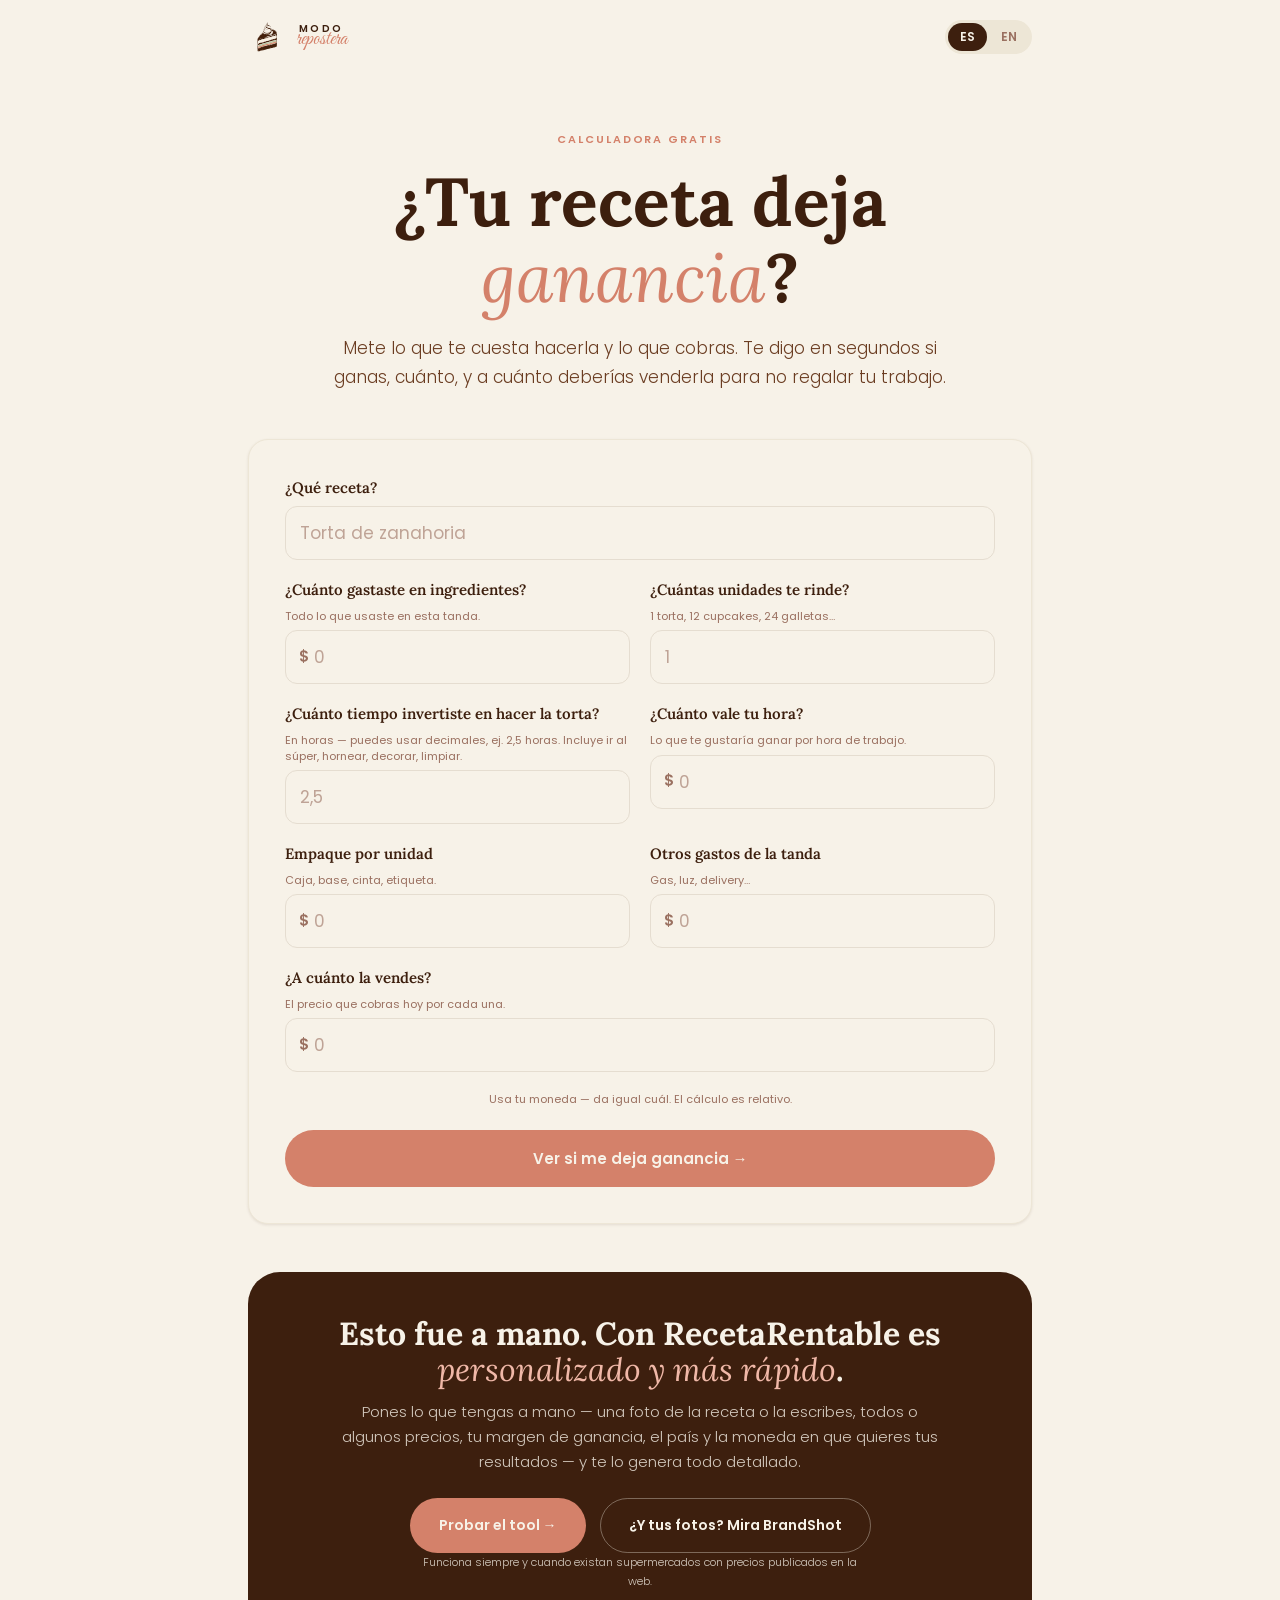
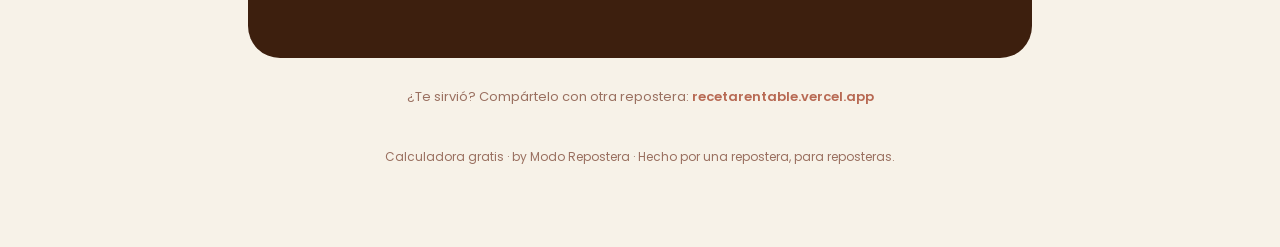
<file: calculadora.html>
<!DOCTYPE html>
<html lang="es">
<head>
  <meta charset="UTF-8" />
  <meta name="viewport" content="width=device-width, initial-scale=1.0" />
  <title data-t="meta.title">¿Tu receta deja ganancia? · Calculadora gratis · Modo Repostera</title>
  <meta name="description" data-t-attr="content" data-t="meta.desc" content="Calcula gratis si tu receta te deja ganancia: mete lo que te cuesta y lo que cobras, y mira tu margen real en segundos." />

  <link rel="preconnect" href="https://fonts.googleapis.com" />
  <link rel="preconnect" href="https://fonts.gstatic.com" crossorigin />
  <link href="https://fonts.googleapis.com/css2?family=Lora:ital,wght@0,400;0,600;0,700;1,400;1,600&family=Poppins:wght@300;400;500;600;700&family=Great+Vibes&display=swap" rel="stylesheet" />

  <link rel="stylesheet" href="tokens.css" />
  <link rel="stylesheet" href="kit.css" />
  <link rel="stylesheet" href="calc.css" />
</head>
<body>

  <!-- ===== TOP BAR ===== -->
  <div class="kit-bar">
    <a class="kit-bar__brand" href="index.html" aria-label="Modo Repostera">
      <img class="kit-bar__iso" src="assets/logos/iso-color.svg" alt="Modo Repostera" />
      <span class="kit-bar__name">
        <span class="kit-bar__modo">MODO</span>
        <span class="kit-bar__rep">repostera</span>
      </span>
    </a>
    <div class="kit-bar__actions">
      <div class="lang-toggle" role="group" aria-label="Language">
        <button data-lang="es" class="active">ES</button>
        <button data-lang="en">EN</button>
      </div>
    </div>
  </div>

  <div class="page">

    <!-- ===== HEAD ===== -->
    <header class="kit-head">
      <span class="eyebrow" data-t="head.eyebrow">Calculadora gratis</span>
      <h1 data-t-html="head.title">¿Tu receta deja <em>ganancia</em>?</h1>
      <p data-t="head.sub">Mete lo que te cuesta hacerla y lo que cobras. Te digo en segundos si ganas, cuánto, y a cuánto deberías venderla para no regalar tu trabajo.</p>
    </header>

    <!-- ===== FORM ===== -->
    <form class="calc-form" id="calc-form" novalidate>
      <div class="calc-grid">

        <div class="field field--full">
          <label data-t="f.nombre">¿Qué receta? <span class="opt" data-t="f.optional">(opcional)</span></label>
          <div class="input-wrap">
            <input type="text" id="nombre" data-t-attr="placeholder" data-t="f.nombrePh" placeholder="Torta de zanahoria" autocomplete="off" />
          </div>
        </div>

        <div class="field">
          <label data-t="f.ingredientes">¿Cuánto gastaste en ingredientes?</label>
          <span class="help" data-t="f.ingredientesHelp">Todo lo que usaste en esta tanda.</span>
          <div class="input-wrap money">
            <input type="number" id="ingredientes" inputmode="decimal" min="0" step="any" placeholder="0" />
          </div>
        </div>

        <div class="field">
          <label data-t="f.unidades">¿Cuántas unidades te rinde?</label>
          <span class="help" data-t="f.unidadesHelp">1 torta, 12 cupcakes, 24 galletas…</span>
          <div class="input-wrap">
            <input type="number" id="unidades" inputmode="numeric" min="1" step="any" placeholder="1" />
          </div>
          <span class="err" data-t="err.unidades">Pon cuántas unidades te rinde (al menos 1).</span>
        </div>

        <div class="field">
          <label data-t="f.horas">¿Cuánto tiempo invertiste en hacer la torta? <span class="opt" data-t="f.horasUnit">(horas)</span></label>
          <span class="help" data-t="f.horasHelp">En horas — puedes usar decimales, ej. 2,5 horas. Incluye ir al súper, hornear, decorar, limpiar.</span>
          <div class="input-wrap">
            <input type="number" id="horas" inputmode="decimal" min="0" step="any" placeholder="2,5" />
          </div>
        </div>

        <div class="field">
          <label data-t="f.valorHora">¿Cuánto vale tu hora?</label>
          <span class="help" data-t="f.valorHoraHelp">Lo que te gustaría ganar por hora de trabajo.</span>
          <div class="input-wrap money">
            <input type="number" id="valorHora" inputmode="decimal" min="0" step="any" placeholder="0" />
          </div>
        </div>

        <div class="field">
          <label data-t="f.empaque">Empaque por unidad <span class="opt" data-t="f.optional">(opcional)</span></label>
          <span class="help" data-t="f.empaqueHelp">Caja, base, cinta, etiqueta.</span>
          <div class="input-wrap money">
            <input type="number" id="empaque" inputmode="decimal" min="0" step="any" placeholder="0" />
          </div>
        </div>

        <div class="field">
          <label data-t="f.otros">Otros gastos de la tanda <span class="opt" data-t="f.optional">(opcional)</span></label>
          <span class="help" data-t="f.otrosHelp">Gas, luz, delivery…</span>
          <div class="input-wrap money">
            <input type="number" id="otros" inputmode="decimal" min="0" step="any" placeholder="0" />
          </div>
        </div>

        <div class="field field--full">
          <label data-t="f.precio">¿A cuánto la vendes? <span class="opt" data-t="f.precioUnit">(por unidad)</span></label>
          <span class="help" data-t="f.precioHelp">El precio que cobras hoy por cada una.</span>
          <div class="input-wrap money">
            <input type="number" id="precio" inputmode="decimal" min="0" step="any" placeholder="0" />
          </div>
          <span class="err" data-t="err.precio">Pon a cuánto la vendes para poder darte el veredicto.</span>
        </div>

      </div>

      <p class="money-note" data-t="f.moneyNote">Usa tu moneda — da igual cuál. El cálculo es relativo.</p>
      <div class="calc-submit">
        <button type="submit" class="btn btn--primary" data-t="f.submit">Ver si me deja ganancia →</button>
      </div>
    </form>

    <!-- ===== RESULT ===== -->
    <section class="result" id="result" hidden aria-live="polite">
      <div class="result__inner">

        <div class="result__card" id="result-card">
          <div class="result__eyebrow" data-t="r.eyebrow">Tu resultado</div>
          <div class="result__recipe" id="r-recipe"></div>
          <div class="result__claim" id="r-claim"></div>
          <div class="result__numbers" id="r-numbers" hidden>
            <div class="result__num"><b id="r-profit"></b><span id="r-profit-label"></span></div>
            <div class="result__num"><b id="r-margin"></b><span data-t="r.marginLabel">margen</span></div>
          </div>
          <p class="result__verdict" id="r-verdict"></p>
        </div>

        <!-- Caveat del gate educativo -->
        <aside class="caveat" id="caveat" hidden>
          <h3 data-t="caveat.title">Ojo: no contaste tu tiempo</h3>
          <p data-t="caveat.body">Amasar, ir al súper, decorar, limpiar — eso es trabajo, y vale. Te lo sumé como $0, así que este número se ve mejor de lo que es. Mira cómo cambia si te pagas tu hora.</p>
          <!-- texto seteado por calc.js (interpola el valor/hora sugerido) -->
          <button type="button" class="caveat__btn" id="caveat-btn">Calcular pagándome $5 la hora →</button>
        </aside>

        <!-- Email gate -->
        <div class="gate" id="gate">
          <h3 data-t="gate.title">Desbloquea tu desglose completo</h3>
          <p data-t="gate.body">Déjame tu correo y te muestro en qué se va tu dinero — y a cuánto deberías vender para ganar bien. Gratis.</p>
          <form class="gate__form" id="gate-form" novalidate>
            <input type="email" id="email" required data-t-attr="placeholder" data-t="gate.emailPh" placeholder="tu@correo.com" autocomplete="email" />
            <button type="submit" class="btn btn--primary" data-t="gate.btn">Ver mi desglose →</button>
          </form>
          <p class="gate__note" data-t="gate.note">Sin spam. Solo tips de repostería con cariño — y te sales cuando quieras.</p>
        </div>

        <!-- Unlocked breakdown -->
        <div class="unlocked" id="unlocked" hidden>
          <div class="unlocked__inner">

            <div class="panel">
              <h3 data-t="bd.title">En qué se va tu costo</h3>
              <p class="sub" data-t="bd.sub">Por unidad. Aquí ves qué te está pesando más.</p>
              <div class="breakdown" id="breakdown"></div>
              <div class="bd-total">
                <span data-t="bd.total">Costo por unidad</span>
                <span id="bd-total-val"></span>
              </div>
            </div>

            <div class="panel suggested">
              <h3 data-t="sug.title">Para un margen sano deberías cobrar</h3>
              <div class="suggested__price" id="sug-price"></div>
              <p class="suggested__delta" id="sug-delta"></p>
            </div>

            <div class="share-row">
              <button type="button" class="btn btn--primary" id="share-btn" data-t="share.btn">Compartir mi resultado</button>
              <button type="button" class="btn btn--ghost-light" id="recalc-btn" style="border-color:var(--cream-hover);color:var(--chocolate)" data-t="share.recalc">Probar otra receta</button>
            </div>
          </div>
        </div>

      </div>
    </section>

    <!-- ===== CTA al tool pago ===== -->
    <section class="kit-cta" style="margin-top:48px">
      <h2 data-t-html="cta.title">Esto fue a mano. Con una foto es en <em>segundos</em>.</h2>
      <p data-t="cta.body">RecetaRentable lee tu receta desde una foto y la cruza con los precios de tu supermercado local. Sin escribir nada, sin Excel. Tu primera receta es gratis.</p>
      <div class="kit-cta__row">
        <a class="btn btn--primary" id="cta-tool" href="index.html#plans" data-t="cta.btn">Probar el tool →</a>
        <a class="btn btn--ghost-light" href="index.html#brandshot" data-t="cta.brandshot">¿Y tus fotos? Mira BrandShot</a>
      </div>
      <p class="cta-fineprint" data-t="cta.fineprint">Funciona siempre y cuando existan supermercados con precios publicados en la web.</p>
    </section>

    <p class="kit-share" data-t-html="foot.share">¿Te sirvió? Compártelo con otra repostera: <a href="index.html">recetarentable.vercel.app</a></p>
    <p class="kit-colophon" data-t="foot.colophon">Calculadora gratis · by Modo Repostera · Hecho por una repostera, para reposteras.</p>

  </div>

  <script src="calc-scoring.js"></script>
  <script src="calc.js"></script>
</body>
</html>
</file>
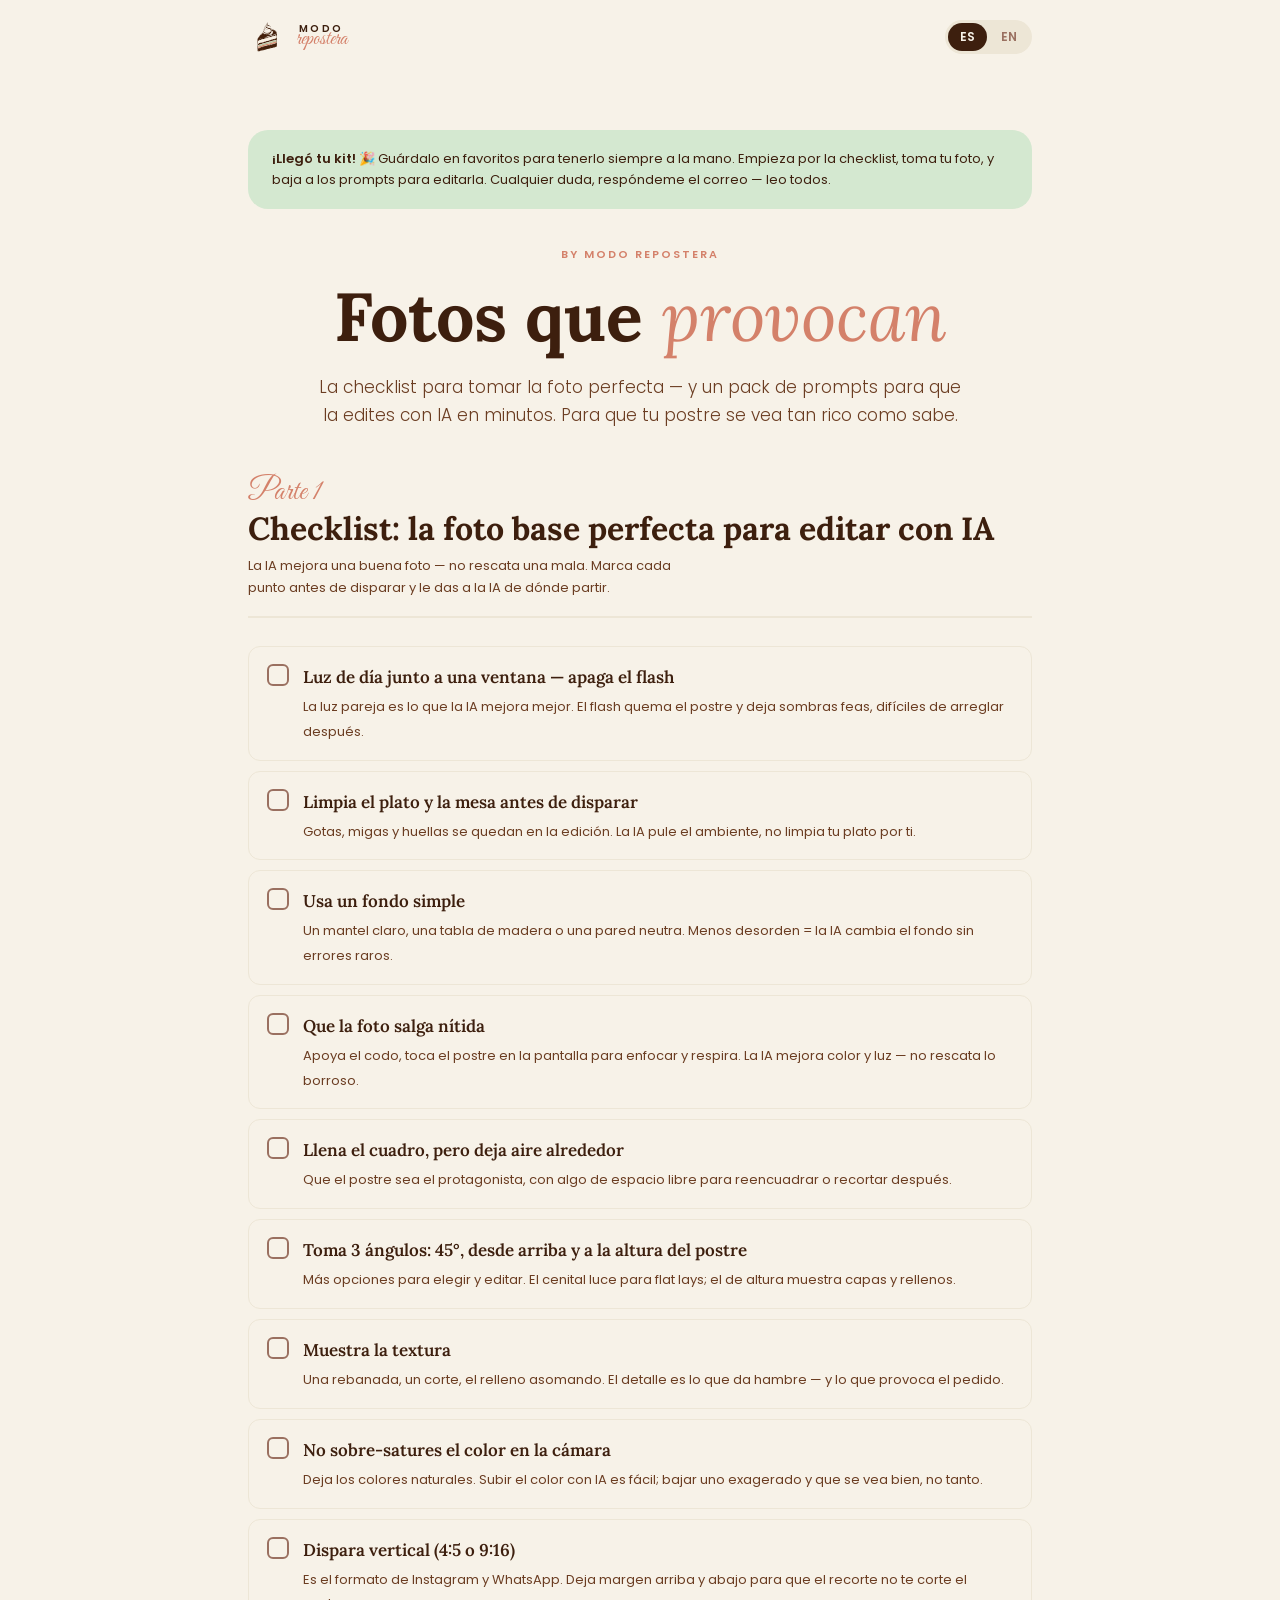
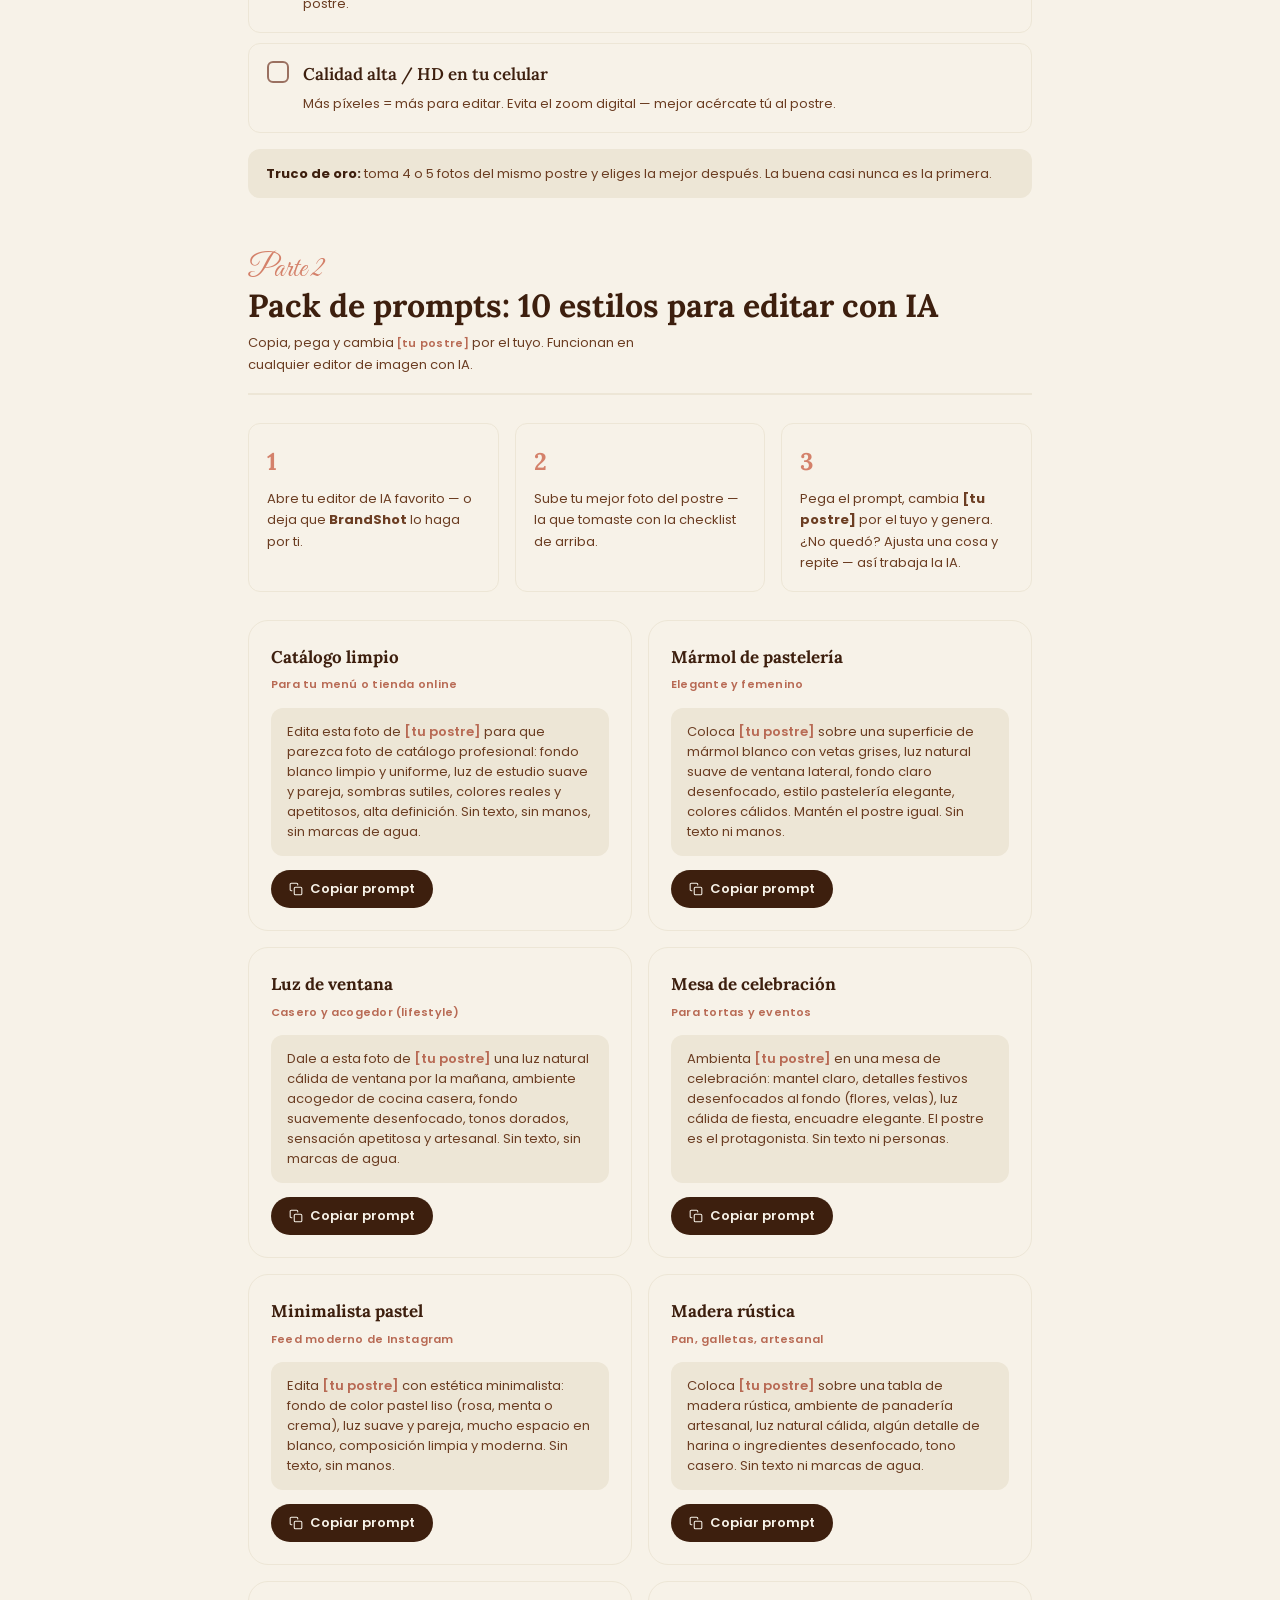
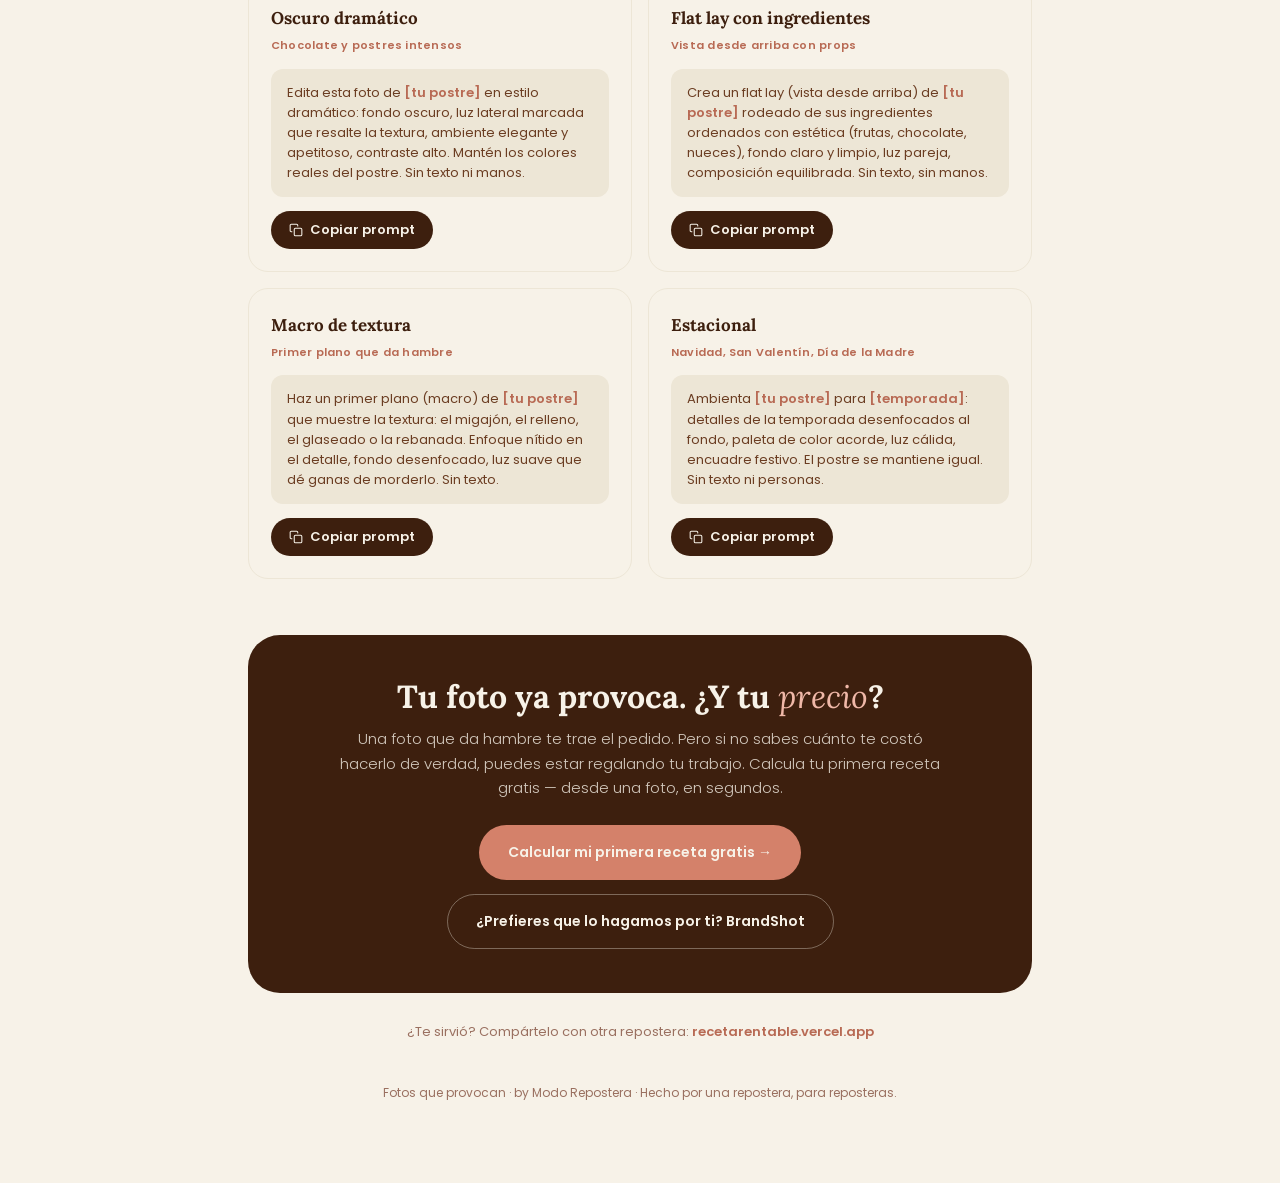
<file: fotos-que-provocan.html>
<!DOCTYPE html>
<html lang="es">
<head>
  <meta charset="UTF-8" />
  <meta name="viewport" content="width=device-width, initial-scale=1.0" />
  <!-- Asset de lead magnet: no indexar (acceso por opt-in). -->
  <meta name="robots" content="noindex, nofollow" />
  <title>Fotos que provocan · by Modo Repostera</title>
  <meta name="description" content="Checklist + pack de prompts para que tus postres se vean tan ricos como saben — y los edites con IA en minutos." />

  <link rel="preconnect" href="https://fonts.googleapis.com" />
  <link rel="preconnect" href="https://fonts.gstatic.com" crossorigin />
  <link href="https://fonts.googleapis.com/css2?family=Lora:ital,wght@0,400;0,600;0,700;1,400;1,600&family=Poppins:wght@300;400;500;600;700&family=Great+Vibes&display=swap" rel="stylesheet" />

  <link rel="stylesheet" href="tokens.css" />
  <link rel="stylesheet" href="kit.css" />
</head>
<body>

  <!-- ===== TOP BAR (web-only) ===== -->
  <div class="kit-bar">
    <a class="kit-bar__brand" href="index.html" aria-label="Modo Repostera">
      <img class="kit-bar__iso" src="assets/logos/iso-color.svg" alt="Modo Repostera" />
      <span class="kit-bar__name">
        <span class="kit-bar__modo">MODO</span>
        <span class="kit-bar__rep">repostera</span>
      </span>
    </a>
    <div class="kit-bar__actions">
      <div class="lang-toggle" role="group" aria-label="Language">
        <button data-lang="es" class="active">ES</button>
        <button data-lang="en">EN</button>
      </div>
    </div>
  </div>

  <div class="page">

    <!-- ================= ESPAÑOL ================= -->
    <div data-lang-block="es" class="active">

      <div class="welcome">
        <strong>¡Llegó tu kit! 🎉</strong> Guárdalo en favoritos para tenerlo siempre a la mano.
        Empieza por la checklist, toma tu foto, y baja a los prompts para editarla. Cualquier duda, respóndeme el correo — leo todos.
      </div>

      <header class="kit-head">
        <span class="eyebrow">by Modo Repostera</span>
        <h1>Fotos que <em>provocan</em></h1>
        <p>La checklist para tomar la foto perfecta — y un pack de prompts para que la edites con IA en minutos. Para que tu postre se vea tan rico como sabe.</p>
      </header>

      <!-- PARTE 1 — CHECKLIST -->
      <section class="kit-section">
        <div class="kit-section__head">
          <span class="kit-section__num">Parte 1</span>
          <h2>Checklist: la foto base perfecta para editar con IA</h2>
          <p>La IA mejora una buena foto — no rescata una mala. Marca cada punto antes de disparar y le das a la IA de dónde partir.</p>
        </div>

        <div class="check">
          <label class="check__item"><span class="check__box"><svg viewBox="0 0 24 24" fill="none" stroke="currentColor" stroke-width="3" stroke-linecap="round" stroke-linejoin="round"><polyline points="20 6 9 17 4 12"/></svg></span><span class="check__text"><strong>Luz de día junto a una ventana — apaga el flash</strong><span class="check__why">La luz pareja es lo que la IA mejora mejor. El flash quema el postre y deja sombras feas, difíciles de arreglar después.</span></span></label>
          <label class="check__item"><span class="check__box"><svg viewBox="0 0 24 24" fill="none" stroke="currentColor" stroke-width="3" stroke-linecap="round" stroke-linejoin="round"><polyline points="20 6 9 17 4 12"/></svg></span><span class="check__text"><strong>Limpia el plato y la mesa antes de disparar</strong><span class="check__why">Gotas, migas y huellas se quedan en la edición. La IA pule el ambiente, no limpia tu plato por ti.</span></span></label>
          <label class="check__item"><span class="check__box"><svg viewBox="0 0 24 24" fill="none" stroke="currentColor" stroke-width="3" stroke-linecap="round" stroke-linejoin="round"><polyline points="20 6 9 17 4 12"/></svg></span><span class="check__text"><strong>Usa un fondo simple</strong><span class="check__why">Un mantel claro, una tabla de madera o una pared neutra. Menos desorden = la IA cambia el fondo sin errores raros.</span></span></label>
          <label class="check__item"><span class="check__box"><svg viewBox="0 0 24 24" fill="none" stroke="currentColor" stroke-width="3" stroke-linecap="round" stroke-linejoin="round"><polyline points="20 6 9 17 4 12"/></svg></span><span class="check__text"><strong>Que la foto salga nítida</strong><span class="check__why">Apoya el codo, toca el postre en la pantalla para enfocar y respira. La IA mejora color y luz — no rescata lo borroso.</span></span></label>
          <label class="check__item"><span class="check__box"><svg viewBox="0 0 24 24" fill="none" stroke="currentColor" stroke-width="3" stroke-linecap="round" stroke-linejoin="round"><polyline points="20 6 9 17 4 12"/></svg></span><span class="check__text"><strong>Llena el cuadro, pero deja aire alrededor</strong><span class="check__why">Que el postre sea el protagonista, con algo de espacio libre para reencuadrar o recortar después.</span></span></label>
          <label class="check__item"><span class="check__box"><svg viewBox="0 0 24 24" fill="none" stroke="currentColor" stroke-width="3" stroke-linecap="round" stroke-linejoin="round"><polyline points="20 6 9 17 4 12"/></svg></span><span class="check__text"><strong>Toma 3 ángulos: 45°, desde arriba y a la altura del postre</strong><span class="check__why">Más opciones para elegir y editar. El cenital luce para flat lays; el de altura muestra capas y rellenos.</span></span></label>
          <label class="check__item"><span class="check__box"><svg viewBox="0 0 24 24" fill="none" stroke="currentColor" stroke-width="3" stroke-linecap="round" stroke-linejoin="round"><polyline points="20 6 9 17 4 12"/></svg></span><span class="check__text"><strong>Muestra la textura</strong><span class="check__why">Una rebanada, un corte, el relleno asomando. El detalle es lo que da hambre — y lo que provoca el pedido.</span></span></label>
          <label class="check__item"><span class="check__box"><svg viewBox="0 0 24 24" fill="none" stroke="currentColor" stroke-width="3" stroke-linecap="round" stroke-linejoin="round"><polyline points="20 6 9 17 4 12"/></svg></span><span class="check__text"><strong>No sobre-satures el color en la cámara</strong><span class="check__why">Deja los colores naturales. Subir el color con IA es fácil; bajar uno exagerado y que se vea bien, no tanto.</span></span></label>
          <label class="check__item"><span class="check__box"><svg viewBox="0 0 24 24" fill="none" stroke="currentColor" stroke-width="3" stroke-linecap="round" stroke-linejoin="round"><polyline points="20 6 9 17 4 12"/></svg></span><span class="check__text"><strong>Dispara vertical (4:5 o 9:16)</strong><span class="check__why">Es el formato de Instagram y WhatsApp. Deja margen arriba y abajo para que el recorte no te corte el postre.</span></span></label>
          <label class="check__item"><span class="check__box"><svg viewBox="0 0 24 24" fill="none" stroke="currentColor" stroke-width="3" stroke-linecap="round" stroke-linejoin="round"><polyline points="20 6 9 17 4 12"/></svg></span><span class="check__text"><strong>Calidad alta / HD en tu celular</strong><span class="check__why">Más píxeles = más para editar. Evita el zoom digital — mejor acércate tú al postre.</span></span></label>
        </div>

        <div class="kit-tip"><strong>Truco de oro:</strong> toma 4 o 5 fotos del mismo postre y eliges la mejor después. La buena casi nunca es la primera.</div>
      </section>

      <!-- PARTE 2 — PROMPTS -->
      <section class="kit-section">
        <div class="kit-section__head">
          <span class="kit-section__num">Parte 2</span>
          <h2>Pack de prompts: 10 estilos para editar con IA</h2>
          <p>Copia, pega y cambia <span class="prompt__when" style="display:inline">[tu postre]</span> por el tuyo. Funcionan en cualquier editor de imagen con IA.</p>
        </div>

        <div class="howto">
          <div class="howto__step"><span class="howto__n">1</span><p>Abre tu editor de IA favorito — o deja que <strong>BrandShot</strong> lo haga por ti.</p></div>
          <div class="howto__step"><span class="howto__n">2</span><p>Sube tu mejor foto del postre — la que tomaste con la checklist de arriba.</p></div>
          <div class="howto__step"><span class="howto__n">3</span><p>Pega el prompt, cambia <strong>[tu postre]</strong> por el tuyo y genera. ¿No quedó? Ajusta una cosa y repite — así trabaja la IA.</p></div>
        </div>

        <div class="prompts">
          <article class="prompt"><div class="prompt__name">Catálogo limpio</div><div class="prompt__when">Para tu menú o tienda online</div><p class="prompt__text">Edita esta foto de <span class="token">[tu postre]</span> para que parezca foto de catálogo profesional: fondo blanco limpio y uniforme, luz de estudio suave y pareja, sombras sutiles, colores reales y apetitosos, alta definición. Sin texto, sin manos, sin marcas de agua.</p><button class="prompt__copy" type="button"><svg viewBox="0 0 24 24" fill="none" stroke="currentColor" stroke-width="1.8" stroke-linecap="round" stroke-linejoin="round"><rect x="9" y="9" width="13" height="13" rx="2"/><path d="M5 15H4a2 2 0 0 1-2-2V4a2 2 0 0 1 2-2h9a2 2 0 0 1 2 2v1"/></svg><span data-copy-label>Copiar prompt</span></button></article>

          <article class="prompt"><div class="prompt__name">Mármol de pastelería</div><div class="prompt__when">Elegante y femenino</div><p class="prompt__text">Coloca <span class="token">[tu postre]</span> sobre una superficie de mármol blanco con vetas grises, luz natural suave de ventana lateral, fondo claro desenfocado, estilo pastelería elegante, colores cálidos. Mantén el postre igual. Sin texto ni manos.</p><button class="prompt__copy" type="button"><svg viewBox="0 0 24 24" fill="none" stroke="currentColor" stroke-width="1.8" stroke-linecap="round" stroke-linejoin="round"><rect x="9" y="9" width="13" height="13" rx="2"/><path d="M5 15H4a2 2 0 0 1-2-2V4a2 2 0 0 1 2-2h9a2 2 0 0 1 2 2v1"/></svg><span data-copy-label>Copiar prompt</span></button></article>

          <article class="prompt"><div class="prompt__name">Luz de ventana</div><div class="prompt__when">Casero y acogedor (lifestyle)</div><p class="prompt__text">Dale a esta foto de <span class="token">[tu postre]</span> una luz natural cálida de ventana por la mañana, ambiente acogedor de cocina casera, fondo suavemente desenfocado, tonos dorados, sensación apetitosa y artesanal. Sin texto, sin marcas de agua.</p><button class="prompt__copy" type="button"><svg viewBox="0 0 24 24" fill="none" stroke="currentColor" stroke-width="1.8" stroke-linecap="round" stroke-linejoin="round"><rect x="9" y="9" width="13" height="13" rx="2"/><path d="M5 15H4a2 2 0 0 1-2-2V4a2 2 0 0 1 2-2h9a2 2 0 0 1 2 2v1"/></svg><span data-copy-label>Copiar prompt</span></button></article>

          <article class="prompt"><div class="prompt__name">Mesa de celebración</div><div class="prompt__when">Para tortas y eventos</div><p class="prompt__text">Ambienta <span class="token">[tu postre]</span> en una mesa de celebración: mantel claro, detalles festivos desenfocados al fondo (flores, velas), luz cálida de fiesta, encuadre elegante. El postre es el protagonista. Sin texto ni personas.</p><button class="prompt__copy" type="button"><svg viewBox="0 0 24 24" fill="none" stroke="currentColor" stroke-width="1.8" stroke-linecap="round" stroke-linejoin="round"><rect x="9" y="9" width="13" height="13" rx="2"/><path d="M5 15H4a2 2 0 0 1-2-2V4a2 2 0 0 1 2-2h9a2 2 0 0 1 2 2v1"/></svg><span data-copy-label>Copiar prompt</span></button></article>

          <article class="prompt"><div class="prompt__name">Minimalista pastel</div><div class="prompt__when">Feed moderno de Instagram</div><p class="prompt__text">Edita <span class="token">[tu postre]</span> con estética minimalista: fondo de color pastel liso (rosa, menta o crema), luz suave y pareja, mucho espacio en blanco, composición limpia y moderna. Sin texto, sin manos.</p><button class="prompt__copy" type="button"><svg viewBox="0 0 24 24" fill="none" stroke="currentColor" stroke-width="1.8" stroke-linecap="round" stroke-linejoin="round"><rect x="9" y="9" width="13" height="13" rx="2"/><path d="M5 15H4a2 2 0 0 1-2-2V4a2 2 0 0 1 2-2h9a2 2 0 0 1 2 2v1"/></svg><span data-copy-label>Copiar prompt</span></button></article>

          <article class="prompt"><div class="prompt__name">Madera rústica</div><div class="prompt__when">Pan, galletas, artesanal</div><p class="prompt__text">Coloca <span class="token">[tu postre]</span> sobre una tabla de madera rústica, ambiente de panadería artesanal, luz natural cálida, algún detalle de harina o ingredientes desenfocado, tono casero. Sin texto ni marcas de agua.</p><button class="prompt__copy" type="button"><svg viewBox="0 0 24 24" fill="none" stroke="currentColor" stroke-width="1.8" stroke-linecap="round" stroke-linejoin="round"><rect x="9" y="9" width="13" height="13" rx="2"/><path d="M5 15H4a2 2 0 0 1-2-2V4a2 2 0 0 1 2-2h9a2 2 0 0 1 2 2v1"/></svg><span data-copy-label>Copiar prompt</span></button></article>

          <article class="prompt"><div class="prompt__name">Oscuro dramático</div><div class="prompt__when">Chocolate y postres intensos</div><p class="prompt__text">Edita esta foto de <span class="token">[tu postre]</span> en estilo dramático: fondo oscuro, luz lateral marcada que resalte la textura, ambiente elegante y apetitoso, contraste alto. Mantén los colores reales del postre. Sin texto ni manos.</p><button class="prompt__copy" type="button"><svg viewBox="0 0 24 24" fill="none" stroke="currentColor" stroke-width="1.8" stroke-linecap="round" stroke-linejoin="round"><rect x="9" y="9" width="13" height="13" rx="2"/><path d="M5 15H4a2 2 0 0 1-2-2V4a2 2 0 0 1 2-2h9a2 2 0 0 1 2 2v1"/></svg><span data-copy-label>Copiar prompt</span></button></article>

          <article class="prompt"><div class="prompt__name">Flat lay con ingredientes</div><div class="prompt__when">Vista desde arriba con props</div><p class="prompt__text">Crea un flat lay (vista desde arriba) de <span class="token">[tu postre]</span> rodeado de sus ingredientes ordenados con estética (frutas, chocolate, nueces), fondo claro y limpio, luz pareja, composición equilibrada. Sin texto, sin manos.</p><button class="prompt__copy" type="button"><svg viewBox="0 0 24 24" fill="none" stroke="currentColor" stroke-width="1.8" stroke-linecap="round" stroke-linejoin="round"><rect x="9" y="9" width="13" height="13" rx="2"/><path d="M5 15H4a2 2 0 0 1-2-2V4a2 2 0 0 1 2-2h9a2 2 0 0 1 2 2v1"/></svg><span data-copy-label>Copiar prompt</span></button></article>

          <article class="prompt"><div class="prompt__name">Macro de textura</div><div class="prompt__when">Primer plano que da hambre</div><p class="prompt__text">Haz un primer plano (macro) de <span class="token">[tu postre]</span> que muestre la textura: el migajón, el relleno, el glaseado o la rebanada. Enfoque nítido en el detalle, fondo desenfocado, luz suave que dé ganas de morderlo. Sin texto.</p><button class="prompt__copy" type="button"><svg viewBox="0 0 24 24" fill="none" stroke="currentColor" stroke-width="1.8" stroke-linecap="round" stroke-linejoin="round"><rect x="9" y="9" width="13" height="13" rx="2"/><path d="M5 15H4a2 2 0 0 1-2-2V4a2 2 0 0 1 2-2h9a2 2 0 0 1 2 2v1"/></svg><span data-copy-label>Copiar prompt</span></button></article>

          <article class="prompt"><div class="prompt__name">Estacional</div><div class="prompt__when">Navidad, San Valentín, Día de la Madre</div><p class="prompt__text">Ambienta <span class="token">[tu postre]</span> para <span class="token">[temporada]</span>: detalles de la temporada desenfocados al fondo, paleta de color acorde, luz cálida, encuadre festivo. El postre se mantiene igual. Sin texto ni personas.</p><button class="prompt__copy" type="button"><svg viewBox="0 0 24 24" fill="none" stroke="currentColor" stroke-width="1.8" stroke-linecap="round" stroke-linejoin="round"><rect x="9" y="9" width="13" height="13" rx="2"/><path d="M5 15H4a2 2 0 0 1-2-2V4a2 2 0 0 1 2-2h9a2 2 0 0 1 2 2v1"/></svg><span data-copy-label>Copiar prompt</span></button></article>
        </div>
      </section>

      <!-- CIERRE -->
      <section class="kit-cta">
        <h2>Tu foto ya provoca. ¿Y tu <em>precio</em>?</h2>
        <p>Una foto que da hambre te trae el pedido. Pero si no sabes cuánto te costó hacerlo de verdad, puedes estar regalando tu trabajo. Calcula tu primera receta gratis — desde una foto, en segundos.</p>
        <div class="kit-cta__row">
          <a class="btn btn--primary" href="calculadora.html">Calcular mi primera receta gratis →</a>
          <a class="btn btn--ghost-light" href="index.html#brandshot">¿Prefieres que lo hagamos por ti? BrandShot</a>
        </div>
      </section>

      <p class="kit-share">¿Te sirvió? Compártelo con otra repostera: <a href="index.html">recetarentable.vercel.app</a></p>
      <p class="kit-colophon">Fotos que provocan · by Modo Repostera · Hecho por una repostera, para reposteras.</p>
    </div>

    <!-- ================= ENGLISH ================= -->
    <div data-lang-block="en">

      <div class="welcome">
        <strong>Your kit is here! 🎉</strong> Bookmark it so you always have it handy.
        Start with the checklist, take your photo, then scroll to the prompts to edit it. Questions? Just reply to the email — I read every one.
      </div>

      <header class="kit-head">
        <span class="eyebrow">by Modo Repostera</span>
        <h1>Photos that make people <em>crave</em></h1>
        <p>The checklist for taking the perfect shot — plus a prompt pack to edit it with AI in minutes. So your dessert looks as good as it tastes.</p>
      </header>

      <!-- PART 1 — CHECKLIST -->
      <section class="kit-section">
        <div class="kit-section__head">
          <span class="kit-section__num">Part 1</span>
          <h2>Checklist: the perfect base photo to edit with AI</h2>
          <p>AI improves a good photo — it can't rescue a bad one. Tick each item before you shoot and you give AI something to work with.</p>
        </div>

        <div class="check">
          <label class="check__item"><span class="check__box"><svg viewBox="0 0 24 24" fill="none" stroke="currentColor" stroke-width="3" stroke-linecap="round" stroke-linejoin="round"><polyline points="20 6 9 17 4 12"/></svg></span><span class="check__text"><strong>Daylight by a window — turn off the flash</strong><span class="check__why">Even light is what AI improves best. Flash burns the dessert and leaves harsh shadows that are hard to fix later.</span></span></label>
          <label class="check__item"><span class="check__box"><svg viewBox="0 0 24 24" fill="none" stroke="currentColor" stroke-width="3" stroke-linecap="round" stroke-linejoin="round"><polyline points="20 6 9 17 4 12"/></svg></span><span class="check__text"><strong>Clean the plate and table before you shoot</strong><span class="check__why">Drips, crumbs and fingerprints stay in the edit. AI polishes the scene — it won't clean your plate for you.</span></span></label>
          <label class="check__item"><span class="check__box"><svg viewBox="0 0 24 24" fill="none" stroke="currentColor" stroke-width="3" stroke-linecap="round" stroke-linejoin="round"><polyline points="20 6 9 17 4 12"/></svg></span><span class="check__text"><strong>Use a simple background</strong><span class="check__why">A light cloth, a wooden board, or a neutral wall. Less clutter = AI swaps the background with no weird errors.</span></span></label>
          <label class="check__item"><span class="check__box"><svg viewBox="0 0 24 24" fill="none" stroke="currentColor" stroke-width="3" stroke-linecap="round" stroke-linejoin="round"><polyline points="20 6 9 17 4 12"/></svg></span><span class="check__text"><strong>Make sure the shot is sharp</strong><span class="check__why">Steady your elbow, tap the dessert on screen to focus, and breathe. AI improves color and light — it can't rescue blur.</span></span></label>
          <label class="check__item"><span class="check__box"><svg viewBox="0 0 24 24" fill="none" stroke="currentColor" stroke-width="3" stroke-linecap="round" stroke-linejoin="round"><polyline points="20 6 9 17 4 12"/></svg></span><span class="check__text"><strong>Fill the frame, but leave some air</strong><span class="check__why">Make the dessert the star, with a little free space to reframe or crop later.</span></span></label>
          <label class="check__item"><span class="check__box"><svg viewBox="0 0 24 24" fill="none" stroke="currentColor" stroke-width="3" stroke-linecap="round" stroke-linejoin="round"><polyline points="20 6 9 17 4 12"/></svg></span><span class="check__text"><strong>Shoot 3 angles: 45°, top-down, and eye level</strong><span class="check__why">More options to pick and edit. Top-down shines for flat lays; eye level shows layers and fillings.</span></span></label>
          <label class="check__item"><span class="check__box"><svg viewBox="0 0 24 24" fill="none" stroke="currentColor" stroke-width="3" stroke-linecap="round" stroke-linejoin="round"><polyline points="20 6 9 17 4 12"/></svg></span><span class="check__text"><strong>Show the texture</strong><span class="check__why">A slice, a cut, the filling peeking out. The detail is what makes mouths water — and orders happen.</span></span></label>
          <label class="check__item"><span class="check__box"><svg viewBox="0 0 24 24" fill="none" stroke="currentColor" stroke-width="3" stroke-linecap="round" stroke-linejoin="round"><polyline points="20 6 9 17 4 12"/></svg></span><span class="check__text"><strong>Don't over-saturate in the camera</strong><span class="check__why">Keep colors natural. Boosting color with AI is easy; toning down an overdone one and keeping it real is not.</span></span></label>
          <label class="check__item"><span class="check__box"><svg viewBox="0 0 24 24" fill="none" stroke="currentColor" stroke-width="3" stroke-linecap="round" stroke-linejoin="round"><polyline points="20 6 9 17 4 12"/></svg></span><span class="check__text"><strong>Shoot vertical (4:5 or 9:16)</strong><span class="check__why">It's the Instagram and WhatsApp format. Leave margin top and bottom so the crop doesn't cut your dessert.</span></span></label>
          <label class="check__item"><span class="check__box"><svg viewBox="0 0 24 24" fill="none" stroke="currentColor" stroke-width="3" stroke-linecap="round" stroke-linejoin="round"><polyline points="20 6 9 17 4 12"/></svg></span><span class="check__text"><strong>Highest quality / HD on your phone</strong><span class="check__why">More pixels = more to edit. Avoid digital zoom — step closer to the dessert instead.</span></span></label>
        </div>

        <div class="kit-tip"><strong>Golden trick:</strong> take 4 or 5 shots of the same dessert and pick the best one after. The good one is almost never the first.</div>
      </section>

      <!-- PART 2 — PROMPTS -->
      <section class="kit-section">
        <div class="kit-section__head">
          <span class="kit-section__num">Part 2</span>
          <h2>Prompt pack: 10 styles to edit with AI</h2>
          <p>Copy, paste, and swap <span class="prompt__when" style="display:inline">[your dessert]</span> for yours. They work in any AI image editor.</p>
        </div>

        <div class="howto">
          <div class="howto__step"><span class="howto__n">1</span><p>Open your favorite AI editor — or let <strong>BrandShot</strong> do it for you.</p></div>
          <div class="howto__step"><span class="howto__n">2</span><p>Upload your best dessert photo — the one you took with the checklist above.</p></div>
          <div class="howto__step"><span class="howto__n">3</span><p>Paste the prompt, swap <strong>[your dessert]</strong> for yours, and generate. Not quite right? Tweak one thing and repeat — that's how AI works.</p></div>
        </div>

        <div class="prompts">
          <article class="prompt"><div class="prompt__name">Clean catalog</div><div class="prompt__when">For your menu or online shop</div><p class="prompt__text">Edit this photo of <span class="token">[your dessert]</span> to look like a professional catalog shot: clean, uniform white background, soft even studio light, subtle shadows, real appetizing colors, high definition. No text, no hands, no watermarks.</p><button class="prompt__copy" type="button"><svg viewBox="0 0 24 24" fill="none" stroke="currentColor" stroke-width="1.8" stroke-linecap="round" stroke-linejoin="round"><rect x="9" y="9" width="13" height="13" rx="2"/><path d="M5 15H4a2 2 0 0 1-2-2V4a2 2 0 0 1 2-2h9a2 2 0 0 1 2 2v1"/></svg><span data-copy-label>Copy prompt</span></button></article>

          <article class="prompt"><div class="prompt__name">Bakery marble</div><div class="prompt__when">Elegant and feminine</div><p class="prompt__text">Place <span class="token">[your dessert]</span> on a white marble surface with grey veining, soft natural side-window light, blurred light background, elegant patisserie style, warm colors. Keep the dessert the same. No text, no hands.</p><button class="prompt__copy" type="button"><svg viewBox="0 0 24 24" fill="none" stroke="currentColor" stroke-width="1.8" stroke-linecap="round" stroke-linejoin="round"><rect x="9" y="9" width="13" height="13" rx="2"/><path d="M5 15H4a2 2 0 0 1-2-2V4a2 2 0 0 1 2-2h9a2 2 0 0 1 2 2v1"/></svg><span data-copy-label>Copy prompt</span></button></article>

          <article class="prompt"><div class="prompt__name">Window light</div><div class="prompt__when">Cozy and homemade (lifestyle)</div><p class="prompt__text">Give this photo of <span class="token">[your dessert]</span> warm natural morning window light, cozy home-kitchen feel, softly blurred background, golden tones, appetizing and handmade vibe. No text, no watermarks.</p><button class="prompt__copy" type="button"><svg viewBox="0 0 24 24" fill="none" stroke="currentColor" stroke-width="1.8" stroke-linecap="round" stroke-linejoin="round"><rect x="9" y="9" width="13" height="13" rx="2"/><path d="M5 15H4a2 2 0 0 1-2-2V4a2 2 0 0 1 2-2h9a2 2 0 0 1 2 2v1"/></svg><span data-copy-label>Copy prompt</span></button></article>

          <article class="prompt"><div class="prompt__name">Celebration table</div><div class="prompt__when">For cakes and events</div><p class="prompt__text">Set <span class="token">[your dessert]</span> on a celebration table: light tablecloth, festive details blurred in the background (flowers, candles), warm party light, elegant framing. The dessert is the star. No text, no people.</p><button class="prompt__copy" type="button"><svg viewBox="0 0 24 24" fill="none" stroke="currentColor" stroke-width="1.8" stroke-linecap="round" stroke-linejoin="round"><rect x="9" y="9" width="13" height="13" rx="2"/><path d="M5 15H4a2 2 0 0 1-2-2V4a2 2 0 0 1 2-2h9a2 2 0 0 1 2 2v1"/></svg><span data-copy-label>Copy prompt</span></button></article>

          <article class="prompt"><div class="prompt__name">Pastel minimalist</div><div class="prompt__when">Modern Instagram feed</div><p class="prompt__text">Edit <span class="token">[your dessert]</span> with a minimalist aesthetic: solid pastel background (pink, mint or cream), soft even light, lots of white space, clean modern composition. No text, no hands.</p><button class="prompt__copy" type="button"><svg viewBox="0 0 24 24" fill="none" stroke="currentColor" stroke-width="1.8" stroke-linecap="round" stroke-linejoin="round"><rect x="9" y="9" width="13" height="13" rx="2"/><path d="M5 15H4a2 2 0 0 1-2-2V4a2 2 0 0 1 2-2h9a2 2 0 0 1 2 2v1"/></svg><span data-copy-label>Copy prompt</span></button></article>

          <article class="prompt"><div class="prompt__name">Rustic wood</div><div class="prompt__when">Bread, cookies, artisanal</div><p class="prompt__text">Place <span class="token">[your dessert]</span> on a rustic wooden board, artisan bakery atmosphere, warm natural light, a blurred touch of flour or ingredients, homemade tone. No text, no watermarks.</p><button class="prompt__copy" type="button"><svg viewBox="0 0 24 24" fill="none" stroke="currentColor" stroke-width="1.8" stroke-linecap="round" stroke-linejoin="round"><rect x="9" y="9" width="13" height="13" rx="2"/><path d="M5 15H4a2 2 0 0 1-2-2V4a2 2 0 0 1 2-2h9a2 2 0 0 1 2 2v1"/></svg><span data-copy-label>Copy prompt</span></button></article>

          <article class="prompt"><div class="prompt__name">Dark and moody</div><div class="prompt__when">Chocolate and rich desserts</div><p class="prompt__text">Edit this photo of <span class="token">[your dessert]</span> in a dramatic style: dark background, strong side light that highlights texture, elegant appetizing mood, high contrast. Keep the dessert's real colors. No text, no hands.</p><button class="prompt__copy" type="button"><svg viewBox="0 0 24 24" fill="none" stroke="currentColor" stroke-width="1.8" stroke-linecap="round" stroke-linejoin="round"><rect x="9" y="9" width="13" height="13" rx="2"/><path d="M5 15H4a2 2 0 0 1-2-2V4a2 2 0 0 1 2-2h9a2 2 0 0 1 2 2v1"/></svg><span data-copy-label>Copy prompt</span></button></article>

          <article class="prompt"><div class="prompt__name">Flat lay with ingredients</div><div class="prompt__when">Top-down with props</div><p class="prompt__text">Create a flat lay (top-down view) of <span class="token">[your dessert]</span> surrounded by its ingredients arranged neatly (fruit, chocolate, nuts), clean light background, even light, balanced composition. No text, no hands.</p><button class="prompt__copy" type="button"><svg viewBox="0 0 24 24" fill="none" stroke="currentColor" stroke-width="1.8" stroke-linecap="round" stroke-linejoin="round"><rect x="9" y="9" width="13" height="13" rx="2"/><path d="M5 15H4a2 2 0 0 1-2-2V4a2 2 0 0 1 2-2h9a2 2 0 0 1 2 2v1"/></svg><span data-copy-label>Copy prompt</span></button></article>

          <article class="prompt"><div class="prompt__name">Texture macro</div><div class="prompt__when">Close-up that makes you hungry</div><p class="prompt__text">Make a close-up (macro) of <span class="token">[your dessert]</span> showing the texture: the crumb, the filling, the glaze or the slice. Sharp focus on the detail, blurred background, soft light that makes you want to bite it. No text.</p><button class="prompt__copy" type="button"><svg viewBox="0 0 24 24" fill="none" stroke="currentColor" stroke-width="1.8" stroke-linecap="round" stroke-linejoin="round"><rect x="9" y="9" width="13" height="13" rx="2"/><path d="M5 15H4a2 2 0 0 1-2-2V4a2 2 0 0 1 2-2h9a2 2 0 0 1 2 2v1"/></svg><span data-copy-label>Copy prompt</span></button></article>

          <article class="prompt"><div class="prompt__name">Seasonal</div><div class="prompt__when">Christmas, Valentine's, Mother's Day</div><p class="prompt__text">Set <span class="token">[your dessert]</span> for <span class="token">[season]</span>: seasonal details blurred in the background, matching color palette, warm light, festive framing. Keep the dessert the same. No text, no people.</p><button class="prompt__copy" type="button"><svg viewBox="0 0 24 24" fill="none" stroke="currentColor" stroke-width="1.8" stroke-linecap="round" stroke-linejoin="round"><rect x="9" y="9" width="13" height="13" rx="2"/><path d="M5 15H4a2 2 0 0 1-2-2V4a2 2 0 0 1 2-2h9a2 2 0 0 1 2 2v1"/></svg><span data-copy-label>Copy prompt</span></button></article>
        </div>
      </section>

      <!-- CLOSING -->
      <section class="kit-cta">
        <h2>Your photo already sells. Does your <em>price</em>?</h2>
        <p>A photo that makes mouths water brings the order. But if you don't know what it really cost to make, you might be giving your work away. Calculate your first recipe free — from a photo, in seconds.</p>
        <div class="kit-cta__row">
          <a class="btn btn--primary" href="calculadora.html">Calculate my first recipe free →</a>
          <a class="btn btn--ghost-light" href="index.html#brandshot">Rather we do it for you? BrandShot</a>
        </div>
      </section>

      <p class="kit-share">Did it help? Share it with another baker: <a href="index.html">recetarentable.vercel.app</a></p>
      <p class="kit-colophon">Photos that make people crave · by Modo Repostera · Made by a baker, for bakers.</p>
    </div>

  </div>

  <script src="kit.js"></script>
</body>
</html>
</file>
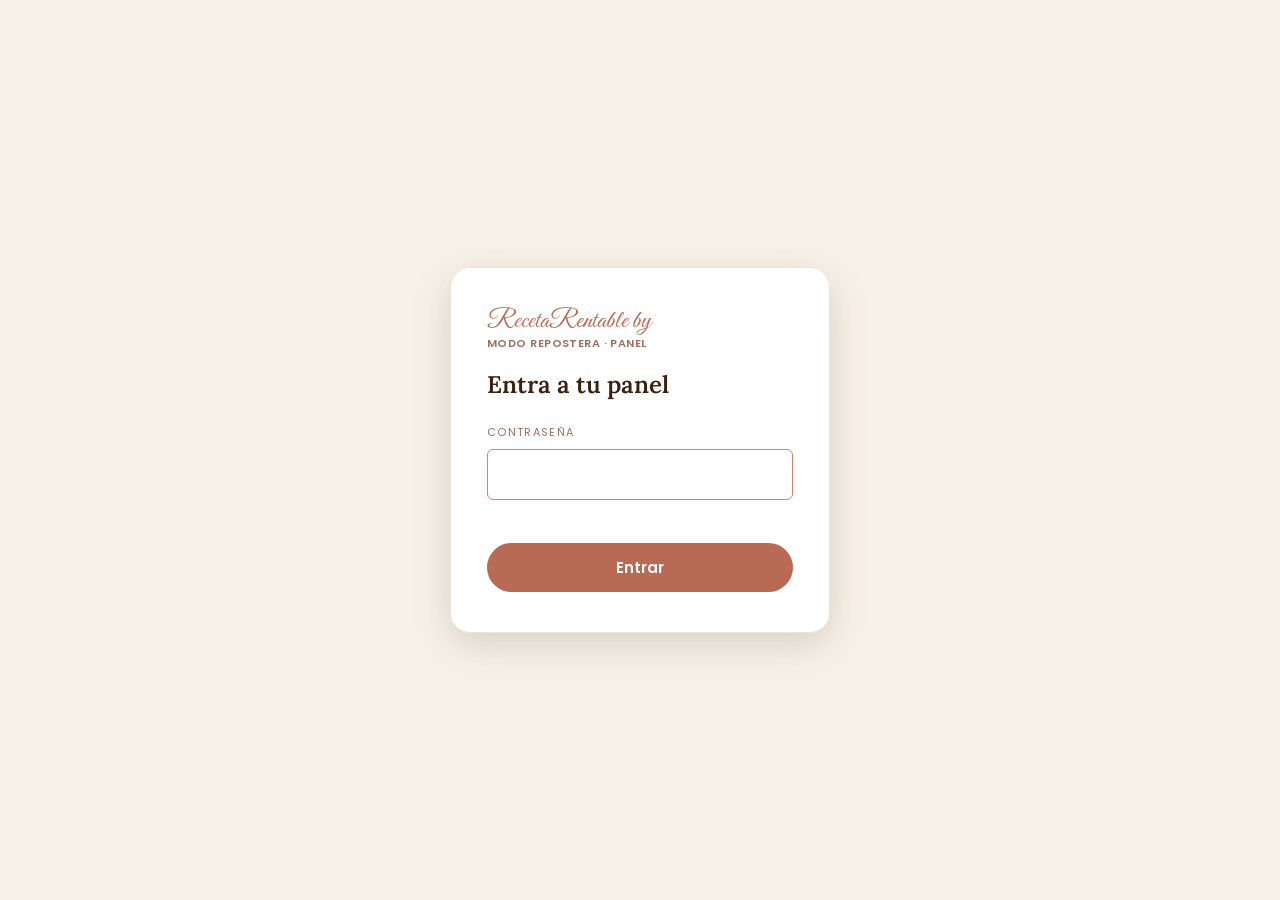
<file: login.html>
<!doctype html>
<html lang="es">
<head>
<meta charset="utf-8">
<meta name="viewport" content="width=device-width,initial-scale=1">
<meta name="robots" content="noindex, nofollow">
<title>Entrar · Panel · Modo Repostera</title>
<link rel="preconnect" href="https://fonts.googleapis.com">
<link rel="preconnect" href="https://fonts.gstatic.com" crossorigin>
<link href="https://fonts.googleapis.com/css2?family=Great+Vibes&family=Lora:ital,wght@0,400;0,600;1,400&family=Poppins:wght@400;500;600&display=swap" rel="stylesheet">
<link rel="stylesheet" href="tokens.css">
<style>
  * { box-sizing: border-box; }
  body {
    margin: 0; min-height: 100vh; display: flex; align-items: center; justify-content: center;
    background: var(--cream); color: var(--chocolate); font-family: var(--font-body); padding: 24px;
  }
  .card {
    width: 100%; max-width: 380px; padding: 40px 36px;
    background: #fff; border: 1px solid var(--cream-dark);
    border-radius: var(--radius-lg); box-shadow: var(--shadow-lg);
  }
  .brand { font-family: var(--font-script); color: var(--terracotta-dark); font-size: 26px; line-height: 1; }
  .brand small { display: block; font-family: var(--font-body); font-weight: 600; letter-spacing: .04em;
    text-transform: uppercase; font-size: 11px; color: var(--chocolate-muted); margin-top: 4px; }
  h1 { font-family: var(--font-display); font-size: var(--text-xl); margin: 20px 0 24px; font-weight: 600; }
  label { display: block; font-size: var(--text-xs); letter-spacing: .12em; text-transform: uppercase;
    color: var(--chocolate-muted); margin-bottom: 8px; }
  input {
    width: 100%; padding: 13px 14px; background: var(--cream); border: 1px solid var(--cream-dark);
    border-radius: var(--radius-sm); color: var(--chocolate); font-size: var(--text-base);
    font-family: var(--font-body); outline: 0;
  }
  input:focus { border-color: var(--terracotta); background: #fff; }
  button {
    width: 100%; margin-top: 18px; padding: 13px; background: var(--terracotta-dark); color: #fff;
    border: 0; border-radius: var(--radius-pill); font-weight: 600; font-size: var(--text-base);
    font-family: var(--font-body); cursor: pointer; transition: background .2s var(--ease-out);
  }
  button:hover { background: var(--chocolate); }
  button:disabled { opacity: .6; cursor: default; }
  .err { color: var(--terracotta-dark); font-size: var(--text-sm); min-height: 1.2em; margin-top: 10px; }
</style>
</head>
<body>
  <main class="card">
    <div class="brand">RecetaRentable by<small>Modo Repostera · Panel</small></div>
    <h1>Entra a tu panel</h1>
    <form id="f">
      <label for="pw">Contraseña</label>
      <input id="pw" type="password" required autocomplete="current-password" autofocus>
      <div class="err" id="e"></div>
      <button id="b" type="submit">Entrar</button>
    </form>
  </main>
<script>
  var f = document.getElementById('f'), e = document.getElementById('e'), b = document.getElementById('b');
  function safeNext() {
    var n = new URLSearchParams(location.search).get('next') || '/dashboard.html';
    // solo rutas internas — evita open-redirect
    return (n.charAt(0) === '/' && n.charAt(1) !== '/') ? n : '/dashboard.html';
  }
  f.addEventListener('submit', async function (ev) {
    ev.preventDefault(); e.textContent = ''; b.disabled = true; b.textContent = 'Verificando…';
    try {
      var r = await fetch('/api/login', {
        method: 'POST', headers: { 'content-type': 'application/json' },
        body: JSON.stringify({ password: document.getElementById('pw').value }),
        credentials: 'same-origin'
      });
      if (r.ok) { location = safeNext(); }
      else {
        e.textContent = r.status === 429 ? 'Demasiados intentos. Espera un minuto.' : 'Contraseña incorrecta.';
        b.disabled = false; b.textContent = 'Entrar';
      }
    } catch (err) { e.textContent = 'Error de red.'; b.disabled = false; b.textContent = 'Entrar'; }
  });
</script>
</body>
</html>
</file>
<file: tokens.css>
/* tokens.css — RecetaRentable design tokens. Single source of truth.
   No hardcoded values anywhere else; everything references these. */
:root {
  /* Paleta base */
  --chocolate:         #3D1F0E;
  --chocolate-light:   #6B3D22;
  --chocolate-muted:   #9A7060;
  --chocolate-deep:    #2A1208;
  --cream:             #F7F2E8;
  --cream-dark:        #EDE6D6;
  --cream-hover:       #E5DDD0;
  --terracotta:        #D4816A;
  --terracotta-light:  #F0B8A8;
  --terracotta-dark:   #B86A54;
  --pistachio:         #A8C5A0;
  --pistachio-light:   #D4E8D0;
  --pistachio-dark:    #7A9E72;

  /* Hero oscuro */
  --hero-bg:           #1C0D04;
  --hero-overlay:      rgba(28, 13, 4, 0.72);

  /* Tipografía */
  --font-display:      'Lora', Georgia, serif;
  --font-body:         'Poppins', sans-serif;
  --font-script:       'Great Vibes', cursive;

  /* Escala tipográfica */
  --text-xs:    11px;
  --text-sm:    13px;
  --text-base:  15px;
  --text-md:    17px;
  --text-lg:    20px;
  --text-xl:    24px;
  --text-2xl:   32px;
  --text-3xl:   clamp(28px, 3.5vw, 44px);
  --text-hero:  clamp(38px, 6vw, 68px);

  /* Radios */
  --radius-sm:   6px;
  --radius-md:   12px;
  --radius-lg:   20px;
  --radius-xl:   32px;
  --radius-pill: 100px;

  /* Sombras con tinte cálido */
  --shadow-sm:     0 1px 3px rgba(61,31,14,0.10);
  --shadow-md:     0 4px 16px rgba(61,31,14,0.12);
  --shadow-lg:     0 12px 40px rgba(61,31,14,0.16);
  --shadow-xl:     0 24px 64px rgba(61,31,14,0.20);
  --shadow-mockup: 0 32px 80px rgba(28,13,4,0.40);

  /* Layout */
  --container:     1160px;
  --gutter:        clamp(20px, 5vw, 48px);
  --section-y:     clamp(80px, 10vw, 140px);

  /* Transiciones */
  --ease-out:      cubic-bezier(0.16, 1, 0.3, 1);
}
</file>
<file: styles.css>
/* styles.css — RecetaRentable. All values reference tokens.css. */

*, *::before, *::after { box-sizing: border-box; margin: 0; padding: 0; }

html { scroll-behavior: smooth; }

body {
  font-family: var(--font-body);
  font-weight: 400;
  font-size: var(--text-base);
  line-height: 1.65;
  color: var(--chocolate);
  background: var(--cream);
  -webkit-font-smoothing: antialiased;
  overflow-x: hidden;
}

img { max-width: 100%; display: block; }
a { color: inherit; text-decoration: none; }
ul { list-style: none; }

h1, h2, h3 { font-family: var(--font-display); font-weight: 700; line-height: 1.12; }

.container {
  width: 100%;
  max-width: var(--container);
  margin-inline: auto;
  padding-inline: var(--gutter);
}

.section { padding-block: var(--section-y); }

/* Backgrounds por sección */
.bg-cream      { background: var(--cream); }
.bg-cream-dark { background: var(--cream-dark); }
.bg-chocolate  { background: var(--chocolate); color: var(--cream); }
.bg-dark       { background: var(--hero-bg); color: var(--cream); position: relative; }
.bg-footer     { background: var(--terracotta); color: var(--cream); }

/* Grain overlay para fondos oscuros */
.grain::before {
  content: "";
  position: absolute; inset: 0;
  pointer-events: none;
  opacity: 0.04;
  background-image: url("data:image/svg+xml,%3Csvg xmlns='http://www.w3.org/2000/svg' width='120' height='120'%3E%3Cfilter id='n'%3E%3CfeTurbulence type='fractalNoise' baseFrequency='0.9' numOctaves='3' stitchTiles='stitch'/%3E%3C/filter%3E%3Crect width='100%25' height='100%25' filter='url(%23n)'/%3E%3C/svg%3E");
}

/* Dot-grid (Cómo funciona) */
.dot-grid {
  background-color: var(--cream);
  background-image: radial-gradient(circle, rgba(61,31,14,0.12) 1.5px, transparent 1.5px);
  background-size: 22px 22px;
}

/* ---------- Tipografía utilitaria ---------- */
.eyebrow {
  display: block;
  font-family: var(--font-body);
  font-size: var(--text-xs);
  font-weight: 600;
  letter-spacing: 0.18em;
  text-transform: uppercase;
  color: var(--terracotta);
  margin-bottom: 16px;
}
.bg-dark .eyebrow, .bg-chocolate .eyebrow { color: var(--terracotta-light); }

.italic-accent { font-style: italic; font-weight: 400; color: var(--terracotta); }
.bg-dark .italic-accent, .bg-chocolate .italic-accent { color: var(--terracotta-light); }

.script { font-family: var(--font-script); font-weight: 400; }

.section-head { max-width: 720px; }
.section-head h2 { font-size: var(--text-3xl); margin-bottom: 18px; }
.section-head p { font-size: var(--text-md); font-weight: 300; color: var(--chocolate-light); }
.bg-dark .section-head p, .bg-chocolate .section-head p { color: rgba(247,242,232,0.78); }
.center { text-align: center; margin-inline: auto; }

.lead { font-size: var(--text-lg); font-weight: 300; }
.muted { color: var(--chocolate-muted); }
.micro { font-size: var(--text-sm); color: var(--chocolate-muted); }
.bg-dark .micro { color: rgba(247,242,232,0.6); }

/* ---------- Botones ---------- */
.btn {
  display: inline-flex; align-items: center; gap: 8px;
  font-family: var(--font-body); font-weight: 600;
  border: 1.5px solid transparent; border-radius: var(--radius-pill);
  cursor: pointer; text-align: center; white-space: nowrap;
  transition: transform 200ms var(--ease-out), background 200ms var(--ease-out),
              box-shadow 200ms var(--ease-out), color 200ms var(--ease-out);
}
.btn--sm   { padding: 11px 22px; font-size: 13px; }
.btn--md   { padding: 15px 28px; font-size: 14px; }
.btn--lg   { padding: 18px 36px; font-size: 15px; }
.btn--full { width: 100%; justify-content: center; }

.btn--primary { background: var(--terracotta); color: var(--cream); }
.btn--primary:hover { background: var(--terracotta-dark); transform: translateY(-1px); box-shadow: var(--shadow-md); }

.btn--dark { background: var(--chocolate); color: var(--cream); }
.btn--dark:hover { background: var(--chocolate-light); transform: translateY(-1px); }

.btn--ghost { border-color: var(--chocolate); color: var(--chocolate); }
.btn--ghost:hover { background: var(--chocolate); color: var(--cream); }

.btn--ghost-light { border-color: rgba(247,242,232,0.35); color: var(--cream); }
.btn--ghost-light:hover { background: rgba(247,242,232,0.10); }

.btn--soft { background: var(--pistachio-light); color: var(--chocolate); }
.btn--soft:hover { background: var(--pistachio); transform: translateY(-1px); }

/* ---------- NAV ---------- */
.nav {
  position: fixed; inset: 0 0 auto 0; z-index: 100;
  transition: background 300ms var(--ease-out), box-shadow 300ms var(--ease-out);
}
.nav__inner { display: flex; align-items: center; gap: 28px; padding-block: 18px; }
.nav__logo { display: flex; align-items: center; gap: 11px; }

/* "RecetaRentable by" — script (Great Vibes) igual que "repostera" */
.nav__rr { display: inline-flex; align-items: baseline; gap: 7px; }
.nav__rr-name { font-family: var(--font-script); font-weight: 400; font-size: 30px; line-height: 1; color: var(--cream); transition: color 300ms; }
.nav__rr-by { font-family: var(--font-body); font-weight: 400; font-size: 12px; color: rgba(247,242,232,0.7); transition: color 300ms; }
.nav.scrolled .nav__rr-name { color: var(--chocolate); }
.nav.scrolled .nav__rr-by { color: var(--chocolate-muted); }

/* Brand lockup: isotipo a color + nombre en texto (color controlado por contexto). */
.brandlock { display: inline-flex; flex-direction: column; align-items: center; gap: 5px; }
.brandlock__iso { width: auto; display: block; }
.brandlock__name { display: flex; flex-direction: column; align-items: center; line-height: 0.85; }
.brandlock__modo { font-family: var(--font-body); font-weight: 600; text-transform: uppercase; letter-spacing: 0.28em; text-indent: 0.28em; }
.brandlock__rep { font-family: var(--font-script); font-weight: 400; }

.brandlock--nav .brandlock__iso { height: 42px; }
.brandlock--nav .brandlock__modo { font-size: 11px; }
.brandlock--nav .brandlock__rep { font-size: 23px; margin-top: -3px; }

.brandlock--footer .brandlock__iso { height: 88px; }
.brandlock--footer .brandlock__modo { font-size: 18px; }
.brandlock--footer .brandlock__rep { font-size: 42px; margin-top: -5px; }

/* Color de las letras según el fondo */
.nav .brandlock__name { color: var(--cream); transition: color 300ms; }
.nav.scrolled .brandlock__name { color: var(--chocolate); }
.footer .brandlock__name { color: var(--cream); }

/* Lockup de marca reutilizado como eyebrow en secciones (ej. BrandShot) */
.brand-lockup { display: inline-flex; align-items: center; gap: 11px; margin-bottom: 16px; }
.bg-chocolate .brandlock__name { color: var(--cream); }
.nav__logo-mark .mark--dark { display: none; }
.nav.scrolled .nav__logo-mark .mark--light { display: none; }
.nav.scrolled .nav__logo-mark .mark--dark { display: block; }
.nav__links { display: flex; gap: 24px; margin-left: auto; }
.nav__links a { font-size: var(--text-sm); font-weight: 500; color: rgba(247,242,232,0.82); transition: color 300ms; }
.nav__links a:hover { color: var(--cream); }
.nav__actions { display: flex; align-items: center; gap: 14px; }

.nav.scrolled { background: rgba(247,242,232,0.95); backdrop-filter: blur(12px); box-shadow: var(--shadow-sm); }
.nav.scrolled .nav__logo { color: var(--chocolate); }
.nav.scrolled .nav__links a { color: var(--chocolate-light); }
.nav.scrolled .nav__links a:hover { color: var(--chocolate); }

/* Language toggle */
.lang-toggle { display: inline-flex; gap: 2px; background: var(--cream-dark); padding: 3px; border-radius: var(--radius-pill); }
.lang-toggle button {
  border: none; background: transparent; cursor: pointer;
  font-family: var(--font-body); font-weight: 600; font-size: 12px;
  padding: 5px 12px; border-radius: var(--radius-pill); color: var(--chocolate-muted);
  transition: background 200ms, color 200ms;
}
.lang-toggle button.active { background: var(--chocolate); color: var(--cream); }

/* Hamburger */
.nav__burger { display: none; flex-direction: column; gap: 5px; background: none; border: none; cursor: pointer; padding: 6px; }
.nav__burger span { width: 24px; height: 2px; background: var(--cream); transition: background 300ms; }
.nav.scrolled .nav__burger span { background: var(--chocolate); }

/* ---------- HERO ---------- */
.hero { position: relative; min-height: 100svh; display: flex; align-items: center; overflow: hidden; }
.hero__photo {
  position: absolute; right: 0; top: 0; bottom: 0; width: 55%;
  background-image: url('assets/photos/hero-cake.jpg'), linear-gradient(135deg, var(--chocolate-light), var(--chocolate-deep));
  background-size: cover, cover;
  background-position: center, center;
  background-repeat: no-repeat, no-repeat;
  -webkit-mask-image: linear-gradient(90deg, transparent 0%, rgba(0,0,0,0.5) 25%, black 60%);
  mask-image: linear-gradient(90deg, transparent 0%, rgba(0,0,0,0.5) 25%, black 60%);
  opacity: 0.75;
}
.hero__grid { position: relative; z-index: 2; display: grid; grid-template-columns: 1.05fr 0.95fr; gap: 48px; align-items: center; width: 100%; padding-top: 90px; }

.tag {
  display: inline-flex; align-items: center; gap: 7px;
  background: var(--pistachio-light); color: var(--chocolate);
  font-size: var(--text-xs); font-weight: 600; letter-spacing: 0.06em;
  padding: 7px 14px; border-radius: var(--radius-pill); margin-bottom: 26px;
}
.hero__headline { font-size: var(--text-hero); color: var(--cream); margin-bottom: 22px; }
.hero__headline em { display: block; font-weight: 400; font-style: italic; color: var(--terracotta-light); }
.hero__sub { font-size: var(--text-md); font-weight: 300; color: rgba(247,242,232,0.78); max-width: 30em; margin-bottom: 32px; }
.hero__actions { display: flex; flex-wrap: wrap; gap: 14px; margin-bottom: 16px; }
.hero__microcopy { font-size: var(--text-sm); color: rgba(247,242,232,0.55); margin-bottom: 30px; }
.hero__proof { display: flex; align-items: center; gap: 10px; font-size: var(--text-sm); color: rgba(247,242,232,0.7); }
.hero__proof .flags { font-size: var(--text-md); letter-spacing: -2px; }

/* Mockup card */
.mockup { position: relative; z-index: 2; justify-self: center; width: 100%; max-width: 320px; background: #fff; border-radius: var(--radius-lg); box-shadow: var(--shadow-mockup); overflow: hidden; }
.mockup__bar { display: flex; align-items: center; gap: 8px; padding: 14px 16px; border-bottom: 1px solid var(--cream-dark); }
.mockup__bar strong { font-family: var(--font-display); font-size: 14px; color: var(--chocolate); }
.mockup__bar .status { margin-left: auto; font-size: 11px; color: var(--terracotta); font-weight: 600; }
.mockup__bar svg { width: 18px; height: 18px; color: var(--terracotta); }
.mockup__photo { height: 120px; background: linear-gradient(135deg, var(--cream-dark), var(--terracotta-light)); display: flex; align-items: center; justify-content: center; }
.mockup__photo svg { width: 36px; height: 36px; color: var(--chocolate-muted); }
.mockup__rows { padding: 16px; }
.mockup__row { display: flex; justify-content: space-between; font-size: 13px; color: var(--chocolate-light); padding: 7px 0; border-bottom: 1px dashed var(--cream-dark); }
.mockup__row.total { color: var(--chocolate); font-weight: 600; }
.mockup__row.sell { border: none; padding-top: 12px; }
.mockup__row.sell span:last-child { font-family: var(--font-display); font-weight: 700; font-size: 22px; color: var(--terracotta); }
.mockup__rows .btn { margin-top: 14px; }

/* ---------- PROBLEMA ---------- */
.problem__grid { display: grid; grid-template-columns: repeat(3, 1fr); gap: 24px; margin-top: 48px; }
.pain {
  background: var(--cream); border: 1px solid var(--cream-hover);
  border-radius: var(--radius-lg); padding: 30px;
}
.pain h3 { font-size: var(--text-lg); margin-bottom: 12px; color: var(--chocolate); }
.pain p { font-size: var(--text-sm); color: var(--chocolate-light); }
.problem__close { margin-top: 44px; font-family: var(--font-display); font-size: var(--text-xl); font-weight: 700; }
.problem__close .italic-accent { font-size: inherit; }

/* ---------- CÓMO FUNCIONA ---------- */
.steps { display: grid; grid-template-columns: repeat(3, 1fr); gap: 28px; margin-top: 56px; }
.step { position: relative; background: var(--cream); border: 1px solid var(--cream-dark); border-radius: var(--radius-lg); padding: 34px 28px; }
.step__num { position: absolute; top: 14px; right: 22px; font-family: var(--font-display); font-weight: 700; font-size: 72px; line-height: 1; color: rgba(212,129,106,0.15); }
.step__icon { width: 56px; height: 56px; display: flex; align-items: center; justify-content: center; background: var(--cream-dark); border-radius: var(--radius-md); margin-bottom: 20px; }
.step__icon svg { width: 26px; height: 26px; color: var(--terracotta); }
.step h3 { font-size: var(--text-lg); margin-bottom: 10px; }
.step p { font-size: var(--text-sm); color: var(--chocolate-light); }

/* ---------- LO QUE RECIBES ---------- */
.deliverables { display: grid; grid-template-columns: 1fr 1fr; gap: 22px; margin-top: 52px; }
.deliverable { background: var(--cream); border: 1px solid var(--cream-dark); border-radius: var(--radius-lg); padding: 30px; transition: transform 200ms var(--ease-out), box-shadow 200ms var(--ease-out); }
.deliverable:hover { transform: translateY(-3px); box-shadow: var(--shadow-lg); }
.deliverable__icon { margin-bottom: 16px; }
.deliverable__icon svg { width: 32px; height: 32px; color: var(--terracotta); }
.deliverable--featured .deliverable__icon svg { color: var(--terracotta-light); }
.deliverable h3 { font-size: var(--text-lg); margin-bottom: 10px; }
.deliverable p { font-size: var(--text-sm); color: var(--chocolate-light); }
.deliverable--featured { grid-column: 1 / -1; background: var(--chocolate); color: var(--cream); border-color: var(--chocolate); }
.deliverable--featured h3 { color: var(--cream); }
.deliverable--featured p { color: rgba(247,242,232,0.8); }

/* ---------- PLANES ---------- */
.pricing__grid { display: grid; grid-template-columns: repeat(4, 1fr); gap: 20px; margin-top: 52px; align-items: stretch; }
.plan { position: relative; display: flex; flex-direction: column; background: var(--cream); border: 1px solid var(--cream-dark); border-radius: var(--radius-lg); padding: 32px 26px; }
.plan__name { font-family: var(--font-body); font-weight: 600; font-size: var(--text-base); margin-bottom: 4px; }
.plan__tagline { font-size: var(--text-xs); color: var(--chocolate-muted); margin-bottom: 18px; font-style: italic; }
.plan__price { font-family: var(--font-display); font-weight: 700; font-size: var(--text-2xl); margin-bottom: 4px; }
.plan__price small { font-family: var(--font-body); font-size: 12px; font-weight: 500; color: var(--chocolate-muted); }
.plan__note { font-size: 12px; color: var(--terracotta-dark); margin-bottom: 22px; font-weight: 600; min-height: 16px; }
.plan ul { display: flex; flex-direction: column; gap: 11px; margin-bottom: 26px; flex: 1; }
.plan li { display: flex; gap: 10px; font-size: 13px; line-height: 1.45; align-items: flex-start; }
.plan li .ic { flex: 0 0 18px; width: 18px; height: 18px; border-radius: 50%; display: grid; place-items: center; font-size: 10px; margin-top: 2px; }
.plan li .ic.yes { background: var(--pistachio-light); color: var(--chocolate); }
.plan li .ic.no  { background: var(--cream-dark); color: var(--chocolate-muted); }
.plan li.off { color: var(--chocolate-muted); }
.plan__badge { position: absolute; top: -13px; left: 50%; transform: translateX(-50%); background: var(--terracotta); color: var(--cream); font-size: 11px; font-weight: 600; letter-spacing: 0.08em; text-transform: uppercase; padding: 5px 16px; border-radius: var(--radius-pill); white-space: nowrap; }
.plan--featured { background: var(--chocolate); color: var(--cream); border-color: var(--chocolate); transform: translateY(-8px); transition: transform 200ms var(--ease-out); }
.plan--featured:hover { transform: translateY(-12px); }
.plan--featured .plan__tagline { color: var(--terracotta-light); }
.plan--featured .plan__price small { color: rgba(247,242,232,0.6); }
.plan--featured li .ic.yes { background: var(--terracotta); color: var(--cream); }
.pricing__micro { margin-top: 36px; text-align: center; }

/* ---------- BRANDSHOT ---------- */
.brandshot__inner { display: grid; grid-template-columns: 1fr 1fr; gap: 56px; align-items: start; }
.beforeafter { display: grid; grid-template-columns: 1fr auto 1fr; gap: 16px; align-items: center; }
.ba-stack { display: flex; flex-direction: column; gap: 22px; }
.ba { position: relative; aspect-ratio: 3/4; border-radius: var(--radius-md); overflow: hidden; }
.ba--before { background-size: cover, cover; background-position: center, center; }
.ba--after { background-size: cover, cover; background-position: center, center; border: 2px solid var(--terracotta); }
.ba--fresa-before { background-image: url('assets/photos/before-cake.jpg'), linear-gradient(135deg, var(--chocolate-light), var(--chocolate-muted)); }
.ba--fresa-after  { background-image: url('assets/photos/after-cake.png'), linear-gradient(135deg, var(--terracotta-light), var(--terracotta)); }
.ba--choco-before { background-image: url('assets/photos/antes-1.jpg'), linear-gradient(135deg, var(--chocolate-light), var(--chocolate-muted)); }
.ba--choco-after  { background-image: url('assets/photos/despues-1.jpg'), linear-gradient(135deg, var(--chocolate-deep), var(--chocolate)); }
.ba--zanahoria-before { background-image: url('assets/photos/antes-2.jpg'), linear-gradient(135deg, var(--chocolate-light), var(--chocolate-muted)); }
.ba--zanahoria-after  { background-image: url('assets/photos/despues-2.jpg'), linear-gradient(135deg, var(--pistachio-light), var(--pistachio)); }
.ba__label { position: absolute; top: 12px; left: 12px; background: rgba(28,13,4,0.7); color: var(--cream); font-size: 11px; font-weight: 600; padding: 4px 12px; border-radius: var(--radius-pill); }
.ba__arrow { font-size: 24px; color: var(--terracotta-light); }
.packages { display: flex; flex-direction: column; gap: 14px; margin-top: 32px; }
.package { display: flex; align-items: center; gap: 16px; background: rgba(247,242,232,0.06); border: 1px solid rgba(247,242,232,0.12); border-radius: var(--radius-md); padding: 18px 20px; }
.package__price { font-family: var(--font-display); font-weight: 700; font-size: var(--text-lg); color: var(--terracotta-light); flex: 0 0 auto; }
.package__body strong { display: block; font-size: var(--text-base); }
.package__body span { font-size: var(--text-sm); color: rgba(247,242,232,0.7); }
.package .btn { margin-left: auto; flex: 0 0 auto; }

/* ---------- LEAD MAGNET ---------- */
.leadmagnet { display: grid; grid-template-columns: 1.05fr 0.95fr; gap: 48px; align-items: center; }
.leadmagnet__copy h2 { font-size: var(--text-3xl); margin: 14px 0 16px; max-width: 14em; }
.leadmagnet__copy .lead { color: var(--chocolate-light); margin-bottom: 24px; max-width: 30em; }
.leadmagnet__list { display: flex; flex-direction: column; gap: 12px; margin-bottom: 22px; }
.leadmagnet__list li { display: flex; gap: 12px; align-items: flex-start; font-size: var(--text-sm); color: var(--chocolate); }
.leadmagnet__list .ic { flex: 0 0 20px; width: 20px; height: 20px; border-radius: 50%; display: grid; place-items: center; font-size: 11px; background: var(--pistachio-light); color: var(--chocolate); margin-top: 1px; }
.leadmagnet__who { max-width: 34em; }

.leadmagnet__card { background: var(--cream); border: 1px solid var(--cream-hover); border-radius: var(--radius-xl); padding: clamp(28px, 4vw, 40px); box-shadow: var(--shadow-lg); }
.leadmagnet__badge { display: inline-block; background: var(--terracotta); color: var(--cream); font-size: 11px; font-weight: 600; letter-spacing: 0.06em; text-transform: uppercase; padding: 6px 14px; border-radius: var(--radius-pill); margin-bottom: 18px; }
.leadmagnet__card h3 { font-size: var(--text-2xl); margin-bottom: 8px; }
.leadmagnet__card > p { color: var(--chocolate-light); font-size: var(--text-sm); margin-bottom: 22px; }
.lm-form { display: flex; flex-direction: column; gap: 12px; }
.lm-form input { border: 1.5px solid var(--cream-hover); background: var(--cream-dark); border-radius: var(--radius-pill); padding: 14px 22px; font-family: var(--font-body); font-size: var(--text-base); color: var(--chocolate); width: 100%; }
.lm-form input:focus { outline: none; border-color: var(--terracotta); }
.leadmagnet__card .form-note { margin-top: 14px; }
@media (max-width: 1024px) { .leadmagnet { grid-template-columns: 1fr; gap: 32px; } }

/* ---------- FAQ ---------- */
.faq { max-width: 760px; margin-top: 44px; }
.faq__item { border-top: 1px solid var(--cream-dark); }
.faq__item:last-child { border-bottom: 1px solid var(--cream-dark); }
.faq__q { display: flex; align-items: center; gap: 16px; width: 100%; background: none; border: none; cursor: pointer; text-align: left; padding: 22px 0; font-family: var(--font-body); font-weight: 600; font-size: var(--text-base); color: var(--chocolate); }
.faq__icon { margin-left: auto; flex: 0 0 26px; width: 26px; height: 26px; border-radius: 50%; background: var(--cream-dark); display: grid; place-items: center; font-size: 16px; color: var(--chocolate); transition: transform 300ms var(--ease-out); }
.faq__item.open .faq__icon { transform: rotate(45deg); }
.faq__a { max-height: 0; overflow: hidden; transition: max-height 350ms var(--ease-out); }
.faq__a p { font-size: var(--text-sm); color: var(--chocolate-light); padding-bottom: 22px; max-width: 64ch; }

/* ---------- ORIGEN ---------- */
.origin { display: grid; grid-template-columns: 0.9fr 1.1fr; gap: 48px; align-items: start; }
.origin__photo { margin-bottom: 24px; }
.origin__photo img { width: 100%; max-width: 300px; aspect-ratio: 4/5; object-fit: cover; object-position: center top; border-radius: var(--radius-lg); display: block; box-shadow: var(--shadow-lg); }
.origin__story p { font-size: var(--text-md); font-weight: 300; margin-bottom: 16px; color: var(--chocolate-light); }
.origin__sign { font-weight: 600; color: var(--chocolate); }
.countries { display: flex; flex-wrap: wrap; gap: 10px; margin-top: 24px; }
.country-badge { display: inline-flex; align-items: center; gap: 7px; background: var(--cream); border: 1px solid var(--cream-dark); border-radius: var(--radius-pill); padding: 7px 14px; font-size: 12px; font-weight: 500; }
.placeholder-note { display: inline-block; margin-top: 14px; font-size: 11px; letter-spacing: 0.04em; color: var(--chocolate-muted); background: var(--cream); border: 1px dashed var(--chocolate-muted); border-radius: var(--radius-sm); padding: 5px 10px; }

/* ---------- WAITLIST / FORM ---------- */
.waitlist { background: var(--cream-dark); border-radius: var(--radius-xl); padding: clamp(32px, 5vw, 56px); text-align: center; margin-top: 8px; }
.waitlist h3 { font-size: var(--text-2xl); margin-bottom: 12px; }
.waitlist p { color: var(--chocolate-light); margin-bottom: 24px; }
.form-row { display: flex; gap: 10px; max-width: 480px; margin: 0 auto; }
.form-row input { flex: 1; border: 1.5px solid var(--cream-hover); background: var(--cream); border-radius: var(--radius-pill); padding: 14px 22px; font-family: var(--font-body); font-size: var(--text-base); color: var(--chocolate); }
.form-row input:focus { outline: none; border-color: var(--terracotta); }
.form-note { margin-top: 12px; font-size: 12px; color: var(--chocolate-muted); }
.bg-dark .waitlist { background: rgba(247,242,232,0.06); }
.bg-dark .waitlist h3 { color: var(--cream); }
.bg-dark .waitlist p { color: rgba(247,242,232,0.78); }
.bg-dark .form-row input { background: rgba(247,242,232,0.08); border-color: rgba(247,242,232,0.2); color: var(--cream); }
.bg-dark .form-row input::placeholder { color: rgba(247,242,232,0.5); }
.bg-dark .form-note { color: rgba(247,242,232,0.55); }

/* ---------- CTA FINAL ---------- */
#waitlist { overflow: hidden; }
.final__photo {
  position: absolute; right: 0; top: 0; bottom: 0; width: 50%;
  background-image: url('assets/photos/cta-cake.jpg'), linear-gradient(135deg, var(--chocolate-light), var(--chocolate-deep));
  background-size: cover, cover; background-position: center, center; background-repeat: no-repeat, no-repeat;
  -webkit-mask-image: linear-gradient(90deg, transparent 0%, rgba(0,0,0,0.5) 28%, black 68%);
  mask-image: linear-gradient(90deg, transparent 0%, rgba(0,0,0,0.5) 28%, black 68%);
  opacity: 0.62; z-index: 1;
}
.final { text-align: left; position: relative; z-index: 2; max-width: 600px; }
.final .eyebrow.center { text-align: left; margin-left: 0; }
.final h2 { font-size: var(--text-3xl); max-width: 14em; margin: 0 0 18px; }
.final p { font-size: var(--text-md); font-weight: 300; color: rgba(247,242,232,0.78); margin-bottom: 30px; }
.final .waitlist { text-align: left; padding: clamp(28px, 3vw, 38px); }
.final .waitlist h3, .final .waitlist p { text-align: left; }
.final .form-row { max-width: 100%; margin-inline: 0; flex-wrap: wrap; }
.final .form-row input { min-width: 0; flex: 1 1 200px; }
.final .form-row .btn { flex: 0 0 auto; }
@media (max-width: 768px) {
  .final__photo { width: 100%; height: 38%; bottom: auto; -webkit-mask-image: linear-gradient(180deg, black 35%, transparent 92%); mask-image: linear-gradient(180deg, black 35%, transparent 92%); opacity: 0.3; }
  .final { max-width: none; text-align: center; padding-top: 24%; }
  .final .eyebrow.center { text-align: center; margin-inline: auto; }
  .final h2 { margin-inline: auto; }
  .final .waitlist { text-align: center; }
  .final .form-row { margin-inline: auto; }
}

/* ---------- FOOTER ----------
   Hereda el diseño del antiguo CTA final: fondo oscuro + foto de torta.
   Dos columnas reales: TODO el texto en el marrón a la izquierda, la torta
   completa a la derecha — nunca se solapan. */
.footer { position: relative; overflow: hidden; display: grid; grid-template-columns: 1fr minmax(300px, 0.8fr); }
.footer__main { display: flex; flex-direction: column; padding: 64px clamp(24px, 5vw, 72px) 28px; }
.footer .final__photo {
  position: relative; inset: auto; width: auto; height: auto; min-height: 540px; z-index: 1;
  background-image: url('assets/photos/cta-cake.jpg');
  background-size: cover; background-position: center; background-repeat: no-repeat;
  opacity: 1;
  -webkit-mask-image: linear-gradient(90deg, transparent 0%, black 22%);
  mask-image: linear-gradient(90deg, transparent 0%, black 22%);
}
.footer__grid { display: grid; grid-template-columns: 1fr 1fr; gap: 28px 40px; }
.footer__brand { grid-column: 1 / -1; }
.footer__logo { height: 160px; width: auto; display: block; }
.footer__brand strong { font-family: var(--font-display); font-size: var(--text-lg); }
.footer__brand .script { font-size: 26px; color: var(--terracotta-light); display: block; margin-top: 6px; }
.footer h4 { font-size: var(--text-sm); font-weight: 600; letter-spacing: 0.08em; text-transform: uppercase; margin-bottom: 16px; color: rgba(247,242,232,0.6); }
.footer a { font-size: var(--text-sm); color: rgba(247,242,232,0.82); display: block; padding: 5px 0; }
.footer a:hover { color: var(--cream); }
.footer__bottom { margin-top: auto; border-top: 1px solid rgba(247,242,232,0.12); padding-top: 28px; text-align: left; font-size: 12px; color: rgba(247,242,232,0.5); }

/* Footer apilado en pantallas angostas: torta arriba como banner, texto debajo. */
@media (max-width: 900px) {
  .footer { grid-template-columns: 1fr; min-height: 0; }
  .footer .final__photo {
    order: -1; min-height: 260px;
    -webkit-mask-image: linear-gradient(180deg, black 60%, transparent 100%);
    mask-image: linear-gradient(180deg, black 60%, transparent 100%);
  }
  .footer__main { padding-block: 36px 28px; }
}

/* ---------- Scroll reveal ---------- */
.reveal { opacity: 0; transform: translateY(20px); transition: opacity 500ms ease, transform 500ms ease; }
.reveal.visible { opacity: 1; transform: translateY(0); }

/* ---------- Hero cascada ---------- */
@keyframes fadeUp { from { opacity: 0; transform: translateY(28px); } to { opacity: 1; transform: translateY(0); } }
.fade { opacity: 0; animation: fadeUp 700ms var(--ease-out) forwards; }
.fade.d0 { animation-duration: 600ms; }
.fade.d1 { animation-delay: 120ms; }
.fade.d2 { animation-delay: 240ms; }
.fade.d3 { animation-delay: 360ms; }
.fade.d4 { animation-delay: 480ms; }
.fade.dm { animation-delay: 300ms; animation-duration: 800ms; }

/* ---------- Mobile menu ---------- */
.mobile-menu { display: none; position: fixed; inset: 0; z-index: 99; background: var(--cream); padding: 90px var(--gutter) 40px; flex-direction: column; gap: 8px; }
.mobile-menu.open { display: flex; }
.mobile-menu a { font-family: var(--font-display); font-size: var(--text-xl); padding: 14px 0; border-bottom: 1px solid var(--cream-dark); color: var(--chocolate); }

/* ---------- Responsive ---------- */
@media (max-width: 1024px) {
  .pricing__grid { grid-template-columns: repeat(2, 1fr); }
  .plan--featured { transform: none; }
  .plan--featured:hover { transform: translateY(-4px); }
  .brandshot__inner, .origin { grid-template-columns: 1fr; gap: 36px; }
}
@media (max-width: 768px) {
  .nav__links { display: none; }
  .nav__burger { display: flex; }
  .hero__grid { grid-template-columns: 1fr; gap: 36px; padding-top: 110px; }
  .hero__photo { width: 100%; height: 45%; bottom: auto; -webkit-mask-image: linear-gradient(180deg, black 40%, transparent 95%); mask-image: linear-gradient(180deg, black 40%, transparent 95%); opacity: 0.4; }
  .mockup { max-width: 280px; }
  .problem__grid, .steps, .deliverables, .footer__grid { grid-template-columns: 1fr; }
  .deliverable--featured { grid-column: auto; }
}
@media (max-width: 480px) {
  .pricing__grid { grid-template-columns: 1fr; }
  .hero__actions, .form-row { flex-direction: column; }
  .hero__headline { font-size: 34px; }
  .package { flex-wrap: wrap; }
  .package .btn { margin-left: 0; width: 100%; }
}

/* ---------- Reduced motion ---------- */
@media (prefers-reduced-motion: reduce) {
  *, *::before, *::after { animation: none !important; transition: none !important; }
  html { scroll-behavior: auto; }
  .reveal { opacity: 1; transform: none; }
  .fade { opacity: 1; }
}
.plan__price--soon { font-size: var(--text-xl); }
</file>
<file: kit.css>
/* kit.css — "Fotos que provocan" lead-magnet asset page.
   Reuses tokens.css for all brand values. Light/cream theme, print-friendly. */

*, *::before, *::after { box-sizing: border-box; margin: 0; padding: 0; }
html { scroll-behavior: smooth; }
body {
  font-family: var(--font-body);
  font-weight: 400;
  font-size: var(--text-base);
  line-height: 1.65;
  color: var(--chocolate);
  background: var(--cream);
  -webkit-font-smoothing: antialiased;
}
img { max-width: 100%; display: block; }
a { color: inherit; text-decoration: none; }
ul, ol { list-style: none; }
h1, h2, h3 { font-family: var(--font-display); font-weight: 700; line-height: 1.12; }

.page { max-width: 880px; margin-inline: auto; padding: clamp(24px, 5vw, 56px) var(--gutter, 24px) 80px; }

/* ---------- Top bar (web-only chrome) ---------- */
.kit-bar {
  display: flex; align-items: center; gap: 16px;
  max-width: 880px; margin-inline: auto;
  padding: 18px var(--gutter, 24px);
}
.kit-bar__brand { display: inline-flex; align-items: center; gap: 10px; }
.kit-bar__iso { height: 38px; width: auto; display: block; }
.kit-bar__name { display: flex; flex-direction: column; line-height: 0.85; color: var(--chocolate); }
.kit-bar__modo { font-family: var(--font-body); font-weight: 600; text-transform: uppercase; letter-spacing: 0.26em; text-indent: 0.26em; font-size: 10px; }
.kit-bar__rep { font-family: var(--font-script); font-weight: 400; font-size: 21px; margin-top: -2px; color: var(--terracotta); }
.kit-bar__actions { margin-left: auto; display: flex; align-items: center; gap: 12px; }

.lang-toggle { display: inline-flex; gap: 2px; background: var(--cream-dark); padding: 3px; border-radius: var(--radius-pill); }
.lang-toggle button {
  border: none; background: transparent; cursor: pointer;
  font-family: var(--font-body); font-weight: 600; font-size: 12px;
  padding: 5px 12px; border-radius: var(--radius-pill); color: var(--chocolate-muted);
  transition: background 200ms, color 200ms;
}
.lang-toggle button.active { background: var(--chocolate); color: var(--cream); }

/* ---------- Welcome strip (web-only) ---------- */
.welcome {
  background: var(--pistachio-light); border-radius: var(--radius-lg);
  padding: 18px 24px; margin-bottom: 36px;
  font-size: var(--text-sm); color: var(--chocolate);
}
.welcome strong { font-weight: 600; }

/* ---------- Document head ---------- */
.kit-head { text-align: center; margin-bottom: 48px; }
.eyebrow {
  display: block; font-family: var(--font-body); font-size: var(--text-xs);
  font-weight: 600; letter-spacing: 0.18em; text-transform: uppercase;
  color: var(--terracotta); margin-bottom: 16px;
}
.kit-head h1 { font-size: var(--text-hero); margin-bottom: 18px; }
.kit-head h1 em { font-style: italic; font-weight: 400; color: var(--terracotta); }
.kit-head p { font-size: var(--text-md); font-weight: 300; color: var(--chocolate-light); max-width: 38em; margin-inline: auto; }

/* ---------- Section blocks ---------- */
.kit-section { margin-bottom: 56px; }
.kit-section__head { margin-bottom: 28px; padding-bottom: 18px; border-bottom: 2px solid var(--cream-dark); }
.kit-section__num { font-family: var(--font-script); font-size: 30px; color: var(--terracotta); display: block; line-height: 1; }
.kit-section__head h2 { font-size: var(--text-2xl); margin-top: 4px; }
.kit-section__head p { font-size: var(--text-sm); color: var(--chocolate-light); margin-top: 8px; max-width: 56ch; }

/* ---------- Checklist ---------- */
.check { display: flex; flex-direction: column; gap: 10px; }
.check__item {
  display: flex; gap: 14px; align-items: flex-start;
  background: var(--cream); border: 1px solid var(--cream-dark);
  border-radius: var(--radius-md); padding: 16px 18px;
  cursor: pointer; transition: border-color 200ms, background 200ms;
}
.check__item:hover { border-color: var(--terracotta-light); }
.check__box {
  flex: 0 0 22px; width: 22px; height: 22px; margin-top: 1px;
  border: 2px solid var(--chocolate-muted); border-radius: 6px;
  display: grid; place-items: center; transition: background 180ms, border-color 180ms;
}
.check__box svg { width: 13px; height: 13px; color: var(--cream); opacity: 0; transition: opacity 160ms; }
.check__item.done .check__box { background: var(--pistachio-dark); border-color: var(--pistachio-dark); }
.check__item.done .check__box svg { opacity: 1; }
.check__item.done .check__title { text-decoration: line-through; color: var(--chocolate-muted); }
.check__text strong { display: block; font-family: var(--font-display); font-weight: 600; font-size: var(--text-md); margin-bottom: 3px; }
.check__text .check__why { font-size: var(--text-sm); color: var(--chocolate-light); }

.kit-tip {
  margin-top: 16px; background: var(--cream-dark); border-radius: var(--radius-md);
  padding: 14px 18px; font-size: var(--text-sm); color: var(--chocolate-light);
}
.kit-tip strong { color: var(--chocolate); }

/* ---------- How to use (3 steps) ---------- */
.howto { display: grid; grid-template-columns: repeat(3, 1fr); gap: 16px; margin-bottom: 28px; }
.howto__step { background: var(--cream); border: 1px solid var(--cream-dark); border-radius: var(--radius-md); padding: 18px; }
.howto__n { font-family: var(--font-display); font-weight: 700; font-size: var(--text-xl); color: var(--terracotta); }
.howto__step p { font-size: var(--text-sm); color: var(--chocolate-light); margin-top: 6px; }

/* ---------- Prompt cards ---------- */
.prompts { display: grid; grid-template-columns: 1fr 1fr; gap: 16px; }
.prompt {
  background: var(--cream); border: 1px solid var(--cream-dark);
  border-radius: var(--radius-lg); padding: 22px; display: flex; flex-direction: column;
}
.prompt__name { font-family: var(--font-display); font-weight: 700; font-size: var(--text-md); margin-bottom: 4px; }
.prompt__when { font-size: var(--text-xs); color: var(--terracotta-dark); font-weight: 600; letter-spacing: 0.02em; margin-bottom: 14px; }
.prompt__text {
  font-family: var(--font-body); font-size: var(--text-sm); line-height: 1.55;
  color: var(--chocolate-light); background: var(--cream-dark);
  border-radius: var(--radius-md); padding: 14px 16px; flex: 1;
}
.prompt__text .token { color: var(--terracotta-dark); font-weight: 600; }
.prompt__copy {
  align-self: flex-start; margin-top: 14px;
  display: inline-flex; align-items: center; gap: 7px;
  font-family: var(--font-body); font-weight: 600; font-size: 13px;
  background: var(--chocolate); color: var(--cream);
  border: none; border-radius: var(--radius-pill); padding: 9px 18px; cursor: pointer;
  transition: background 200ms;
}
.prompt__copy:hover { background: var(--chocolate-light); }
.prompt__copy.copied { background: var(--pistachio-dark); }
.prompt__copy svg { width: 14px; height: 14px; }

/* ---------- Closing CTA ---------- */
.kit-cta {
  background: var(--chocolate); color: var(--cream);
  border-radius: var(--radius-xl); padding: clamp(28px, 4vw, 44px); text-align: center;
}
.kit-cta h2 { font-size: var(--text-2xl); color: var(--cream); margin-bottom: 12px; }
.kit-cta h2 em { font-style: italic; font-weight: 400; color: var(--terracotta-light); }
.kit-cta p { color: rgba(247,242,232,0.8); font-weight: 300; max-width: 40em; margin: 0 auto 24px; }
.kit-cta__row { display: flex; flex-wrap: wrap; gap: 14px; justify-content: center; }
.btn {
  display: inline-flex; align-items: center; gap: 8px;
  font-family: var(--font-body); font-weight: 600;
  border: 1.5px solid transparent; border-radius: var(--radius-pill);
  cursor: pointer; text-align: center; padding: 15px 28px; font-size: 14px;
  transition: transform 200ms var(--ease-out), background 200ms var(--ease-out);
}
.btn--primary { background: var(--terracotta); color: var(--cream); }
.btn--primary:hover { background: var(--terracotta-dark); transform: translateY(-1px); }
.btn--ghost-light { border-color: rgba(247,242,232,0.35); color: var(--cream); }
.btn--ghost-light:hover { background: rgba(247,242,232,0.10); }

.kit-share { text-align: center; margin-top: 28px; font-size: var(--text-sm); color: var(--chocolate-muted); }
.kit-share a { color: var(--terracotta-dark); font-weight: 600; }
.kit-colophon { text-align: center; margin-top: 40px; font-size: 12px; color: var(--chocolate-muted); }

/* ---------- Language blocks ---------- */
[data-lang-block] { display: none; }
[data-lang-block].active { display: block; }

/* ---------- Responsive ---------- */
@media (max-width: 720px) {
  .prompts { grid-template-columns: 1fr; }
  .howto { grid-template-columns: 1fr; }
  .kit-bar { flex-wrap: wrap; }
}
</file>
<file: calc.css>
/* calc.css — Calculadora "¿Tu receta deja ganancia?"
   Hereda tokens.css (NUNCA redeclara :root existentes) y reutiliza el chrome de
   kit.css (kit-bar, lang-toggle, btn, eyebrow, kit-cta, kit-colophon,
   [data-lang-block]). Aquí solo van componentes propios de la calculadora. */

/* Tokens ADITIVOS (nombres nuevos — no se shadowean los de tokens.css):
   acentos de cada banda de veredicto. */
:root {
  --band-perdiendo: var(--terracotta-dark);
  --band-regalando: var(--terracotta);
  --band-ajustado:  #C99A52;            /* ámbar cálido (nuevo) */
  --band-sano:      var(--pistachio-dark);
  --band-fuerte:    var(--pistachio-dark);
}

/* ---------- Formulario ---------- */
.calc-form {
  background: var(--cream);
  border: 1px solid var(--cream-dark);
  border-radius: var(--radius-lg);
  padding: clamp(20px, 4vw, 36px);
  box-shadow: var(--shadow-sm);
}
.calc-grid { display: grid; grid-template-columns: 1fr 1fr; gap: 18px 20px; }
.field { display: flex; flex-direction: column; gap: 6px; }
.field--full { grid-column: 1 / -1; }
.field label {
  font-family: var(--font-display); font-weight: 600; font-size: var(--text-base);
  color: var(--chocolate);
}
.field .help { font-size: var(--text-xs); color: var(--chocolate-muted); line-height: 1.4; }
.field .opt { font-weight: 400; color: var(--chocolate-muted); font-size: var(--text-xs); }

.input-wrap { position: relative; display: flex; align-items: center; }
.input-wrap.money::before {
  content: "$"; position: absolute; left: 14px;
  color: var(--chocolate-muted); font-weight: 600; font-size: var(--text-base);
}
.field input {
  width: 100%; font-family: var(--font-body); font-size: var(--text-md);
  color: var(--chocolate); background: var(--cream);
  border: 1.5px solid var(--cream-hover); border-radius: var(--radius-md);
  padding: 13px 14px; transition: border-color 180ms, box-shadow 180ms;
}
.input-wrap.money input { padding-left: 28px; }
.field input:focus {
  outline: none; border-color: var(--terracotta);
  box-shadow: 0 0 0 3px var(--terracotta-light);
}
.field input::placeholder { color: var(--chocolate-muted); opacity: 0.6; }
.field.invalid input { border-color: var(--terracotta-dark); box-shadow: 0 0 0 3px var(--terracotta-light); }
.field .err { display: none; font-size: var(--text-xs); color: var(--terracotta-dark); font-weight: 600; }
.field.invalid .err { display: block; }

.money-note {
  margin-top: 18px; font-size: var(--text-xs); color: var(--chocolate-muted);
  text-align: center;
}
.calc-submit { margin-top: 22px; text-align: center; }
.calc-submit .btn { width: 100%; justify-content: center; font-size: 15px; padding: 16px; }

/* ---------- Resultado ---------- */
.result { margin-top: 44px; }
.result[hidden] { display: none; }
.result__inner { animation: enter 280ms var(--ease-out); }
@keyframes enter { from { opacity: 0; transform: translateY(12px); } to { opacity: 1; transform: none; } }
@media (prefers-reduced-motion: reduce) { .result__inner { animation: none; } }

.result__card {
  border-radius: var(--radius-xl); padding: clamp(28px, 5vw, 48px);
  text-align: center; color: var(--cream);
  background: var(--band-color, var(--chocolate));
}
.result__eyebrow {
  font-family: var(--font-body); font-size: var(--text-xs); font-weight: 600;
  letter-spacing: 0.18em; text-transform: uppercase;
  color: rgba(247,242,232,0.7); margin-bottom: 14px;
}
.result__recipe { font-style: italic; opacity: 0.85; }
.result__claim {
  font-family: var(--font-display); font-weight: 700; line-height: 1.1;
  font-size: var(--text-3xl); margin: 4px 0 22px;
}
.result__numbers { display: flex; flex-wrap: wrap; justify-content: center; gap: 28px 44px; margin-bottom: 22px; }
.result__numbers[hidden] { display: none; }
.result__num { display: flex; flex-direction: column; gap: 2px; }
.result__num b { font-family: var(--font-display); font-weight: 700; font-size: var(--text-2xl); }
.result__num span { font-size: var(--text-xs); letter-spacing: 0.08em; text-transform: uppercase; opacity: 0.75; }
.result__verdict { font-weight: 300; max-width: 42em; margin: 0 auto; color: rgba(247,242,232,0.92); }

/* ---------- Caveat del gate educativo ---------- */
.caveat {
  margin-top: 20px; background: var(--cream); border: 1px solid var(--cream-dark);
  border-left: 4px solid var(--band-ajustado); border-radius: var(--radius-md);
  padding: 18px 20px; text-align: left;
}
.caveat[hidden] { display: none; }
.caveat h3 { font-size: var(--text-md); margin-bottom: 6px; color: var(--chocolate); }
.caveat p { font-size: var(--text-sm); color: var(--chocolate-light); }
.caveat__btn {
  margin-top: 12px; display: inline-flex; align-items: center; gap: 7px;
  font-family: var(--font-body); font-weight: 600; font-size: 13px; cursor: pointer;
  background: var(--chocolate); color: var(--cream); border: none;
  border-radius: var(--radius-pill); padding: 9px 18px; transition: background 200ms;
}
.caveat__btn:hover { background: var(--chocolate-light); }

/* ---------- Email gate ---------- */
.gate {
  margin-top: 20px; background: var(--cream); border: 1px solid var(--cream-dark);
  border-radius: var(--radius-lg); padding: clamp(22px, 4vw, 34px); text-align: center;
}
.gate[hidden] { display: none; }
.gate h3 { font-size: var(--text-xl); margin-bottom: 8px; }
.gate p { font-size: var(--text-sm); color: var(--chocolate-light); max-width: 38em; margin: 0 auto 18px; }
.gate__form { display: flex; flex-wrap: wrap; gap: 10px; justify-content: center; }
.gate__form input {
  flex: 1 1 260px; max-width: 360px; font-family: var(--font-body); font-size: var(--text-base);
  border: 1.5px solid var(--cream-hover); border-radius: var(--radius-pill);
  padding: 13px 20px; color: var(--chocolate); background: var(--cream);
}
.gate__form input:focus { outline: none; border-color: var(--terracotta); box-shadow: 0 0 0 3px var(--terracotta-light); }
.gate__note { font-size: var(--text-xs); color: var(--chocolate-muted); margin-top: 12px; }

/* ---------- Desglose (desbloqueado) ---------- */
.unlocked { margin-top: 28px; }
.unlocked[hidden] { display: none; }
.unlocked__inner { animation: enter 280ms var(--ease-out); }
@media (prefers-reduced-motion: reduce) { .unlocked__inner { animation: none; } }

.panel {
  background: var(--cream); border: 1px solid var(--cream-dark);
  border-radius: var(--radius-lg); padding: clamp(22px, 4vw, 32px); margin-bottom: 18px;
}
.panel h3 { font-size: var(--text-lg); margin-bottom: 4px; }
.panel .sub { font-size: var(--text-sm); color: var(--chocolate-light); margin-bottom: 18px; }

.breakdown { display: flex; flex-direction: column; gap: 12px; }
.bd-row { display: grid; grid-template-columns: 120px 1fr auto; align-items: center; gap: 12px; }
.bd-row__label { font-size: var(--text-sm); font-weight: 600; color: var(--chocolate); }
.bd-bar { height: 12px; background: var(--cream-dark); border-radius: var(--radius-pill); overflow: hidden; }
.bd-bar__fill { height: 100%; border-radius: var(--radius-pill); transition: width 600ms var(--ease-out); }
.bd-bar__fill.ingredientes { background: var(--terracotta); }
.bd-bar__fill.trabajo { background: var(--chocolate-light); }
.bd-bar__fill.empaque { background: var(--pistachio-dark); }
.bd-bar__fill.otros { background: var(--chocolate-muted); }
.bd-row__val { font-size: var(--text-sm); font-weight: 600; color: var(--chocolate-light); font-variant-numeric: tabular-nums; }
.bd-total { margin-top: 14px; padding-top: 14px; border-top: 2px solid var(--cream-dark); display: flex; justify-content: space-between; font-weight: 700; color: var(--chocolate); }

.suggested { text-align: center; }
.suggested__price { font-family: var(--font-display); font-weight: 700; font-size: var(--text-3xl); color: var(--pistachio-dark); margin: 6px 0; }
.suggested__delta { font-size: var(--text-sm); color: var(--chocolate-light); }
.suggested__delta b { color: var(--chocolate); }

.share-row { display: flex; flex-wrap: wrap; gap: 12px; justify-content: center; margin: 24px 0 8px; }

/* ---------- Letra chiquita del CTA (sobre fondo chocolate) ---------- */
.cta-fineprint { margin-top: 16px; font-size: var(--text-xs); color: rgba(247,242,232,0.55); max-width: 44em; margin-inline: auto; }

/* ---------- Responsive ---------- */
@media (max-width: 640px) {
  .calc-grid { grid-template-columns: 1fr; }
  .bd-row { grid-template-columns: 92px 1fr auto; }
  .result__numbers { gap: 18px 28px; }
}
</file>
